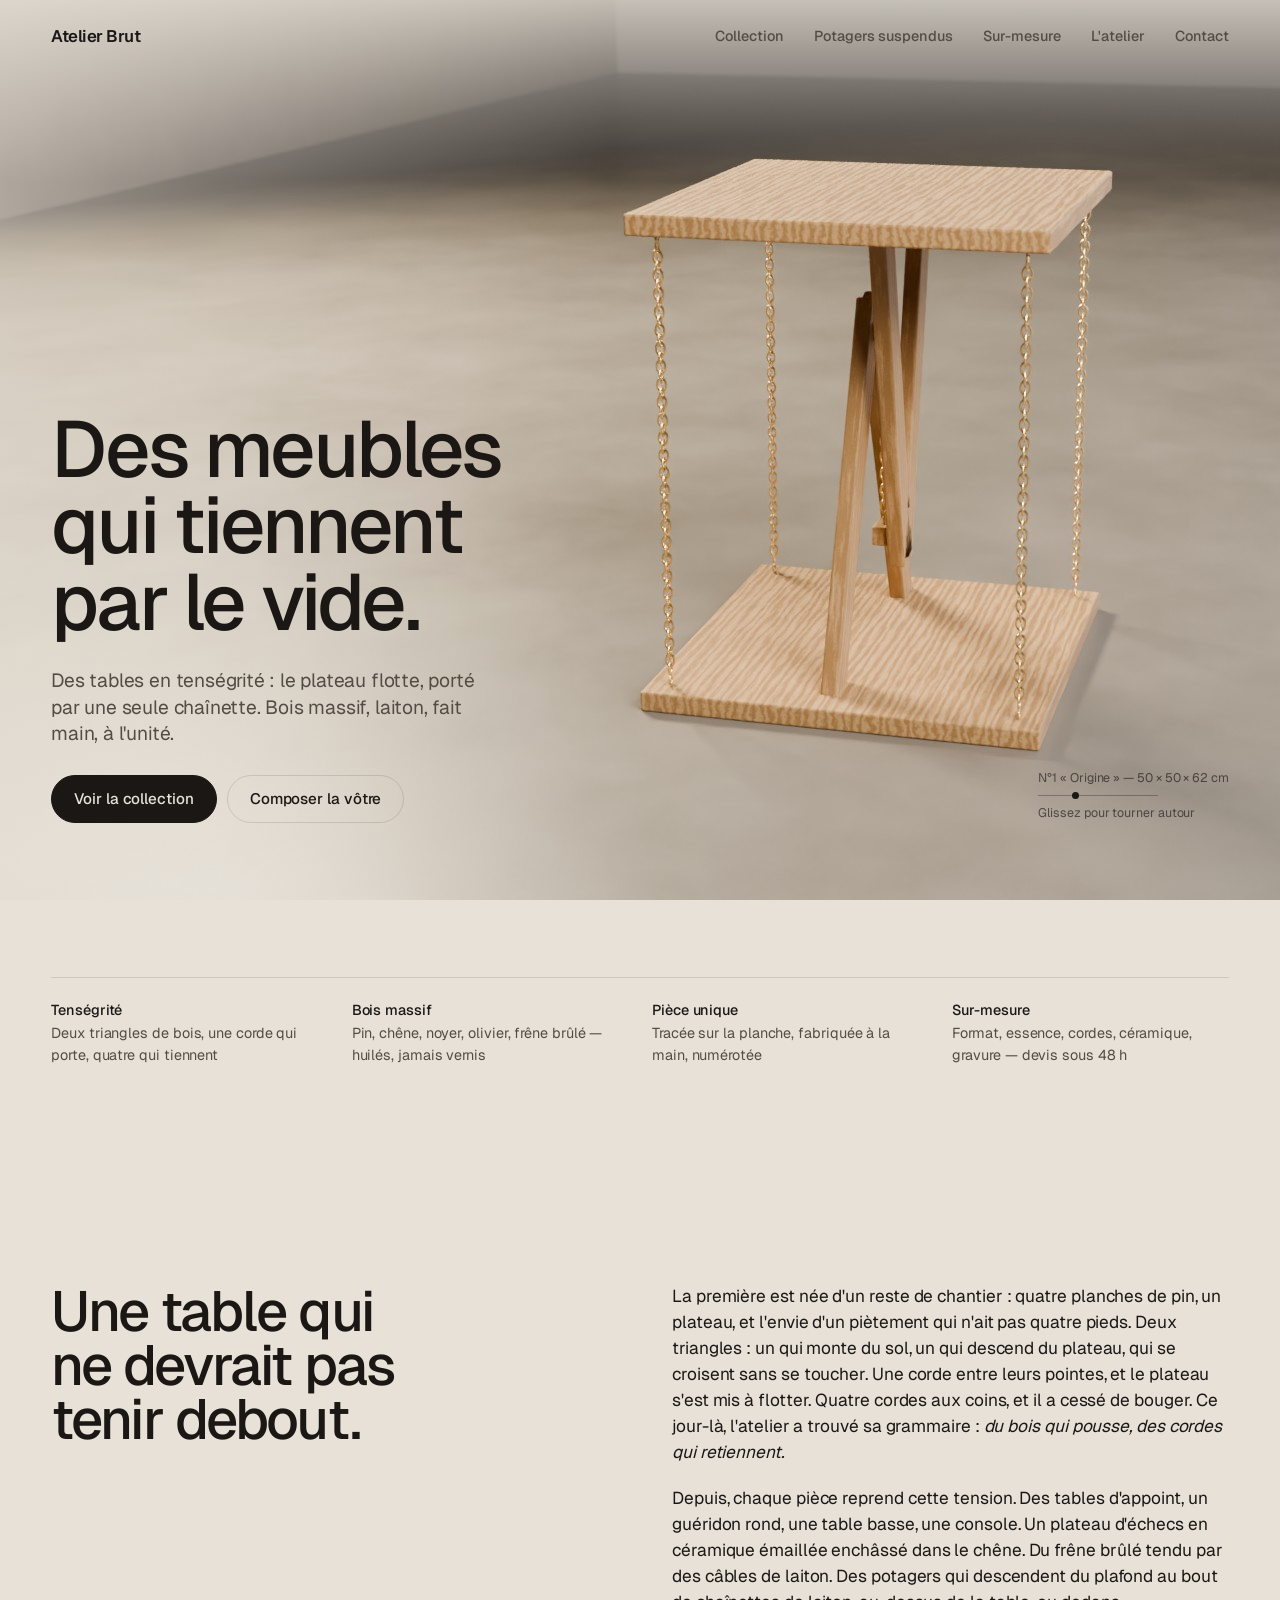
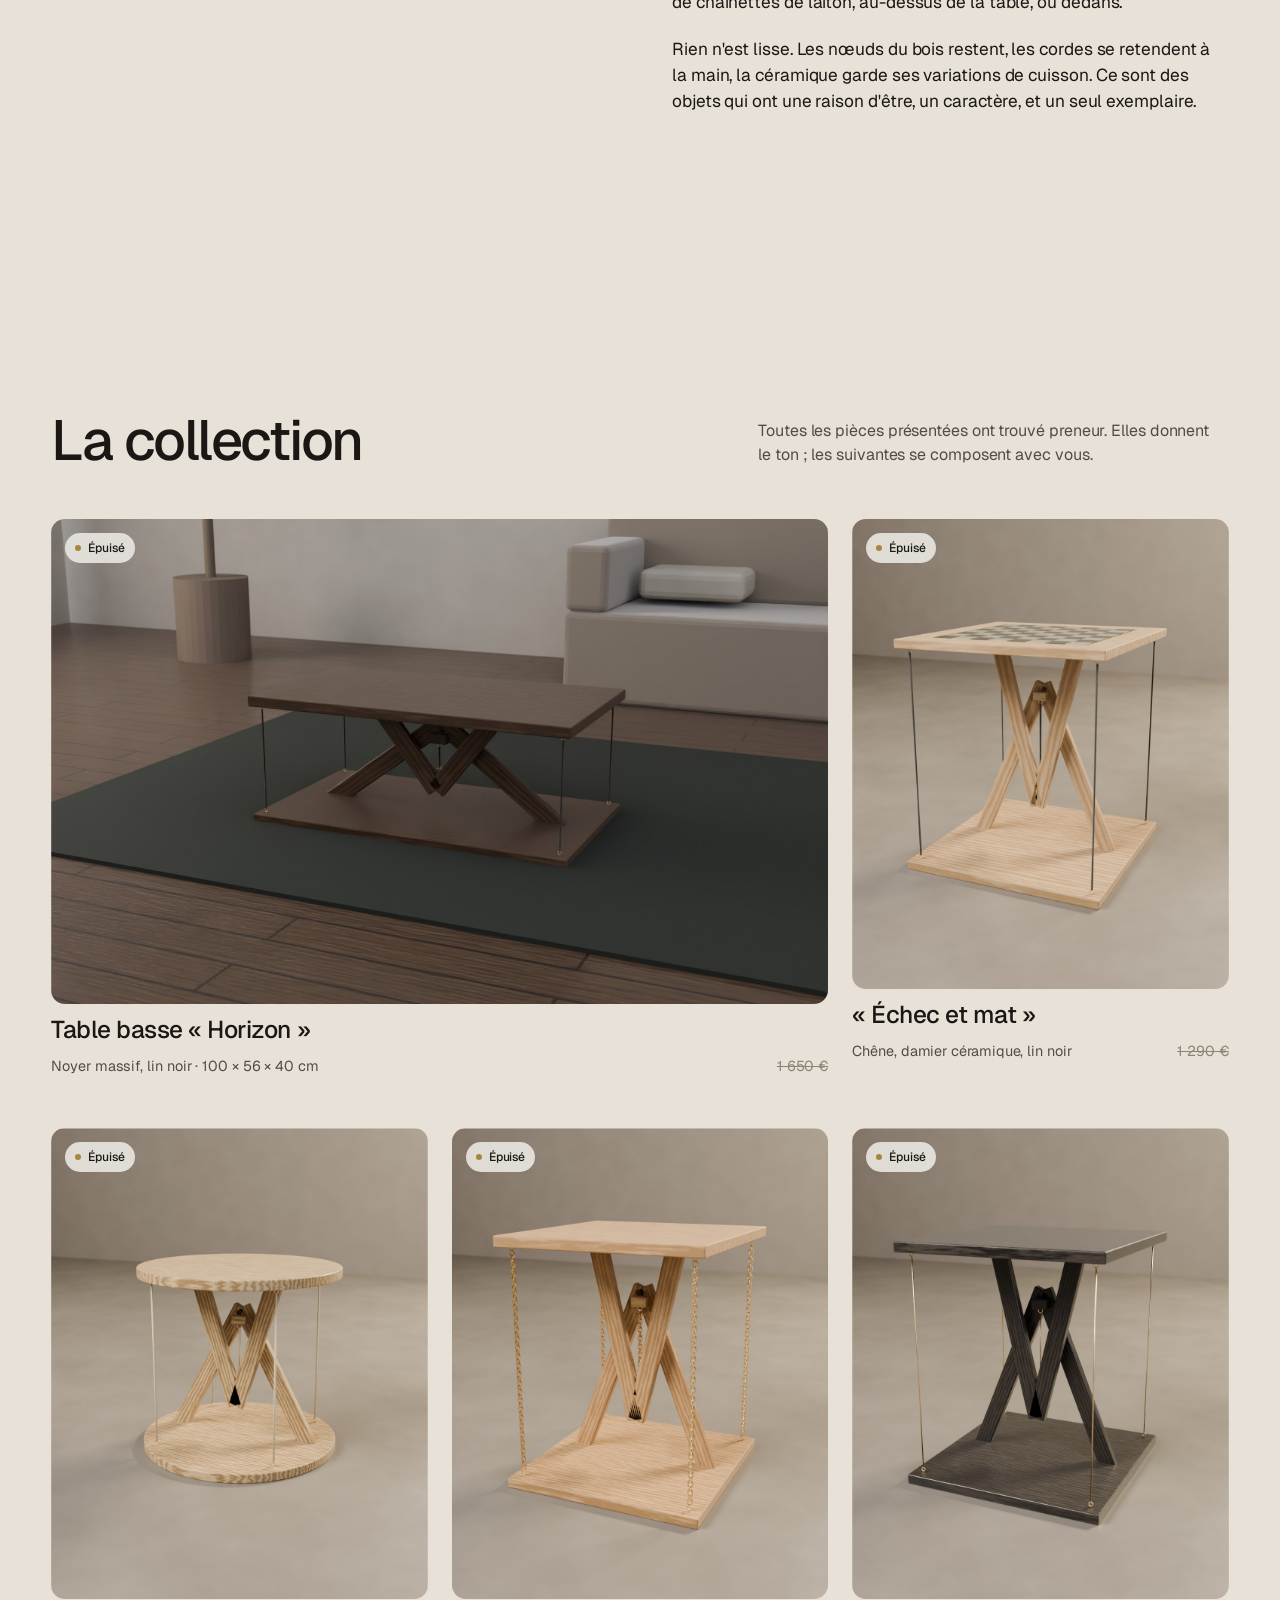
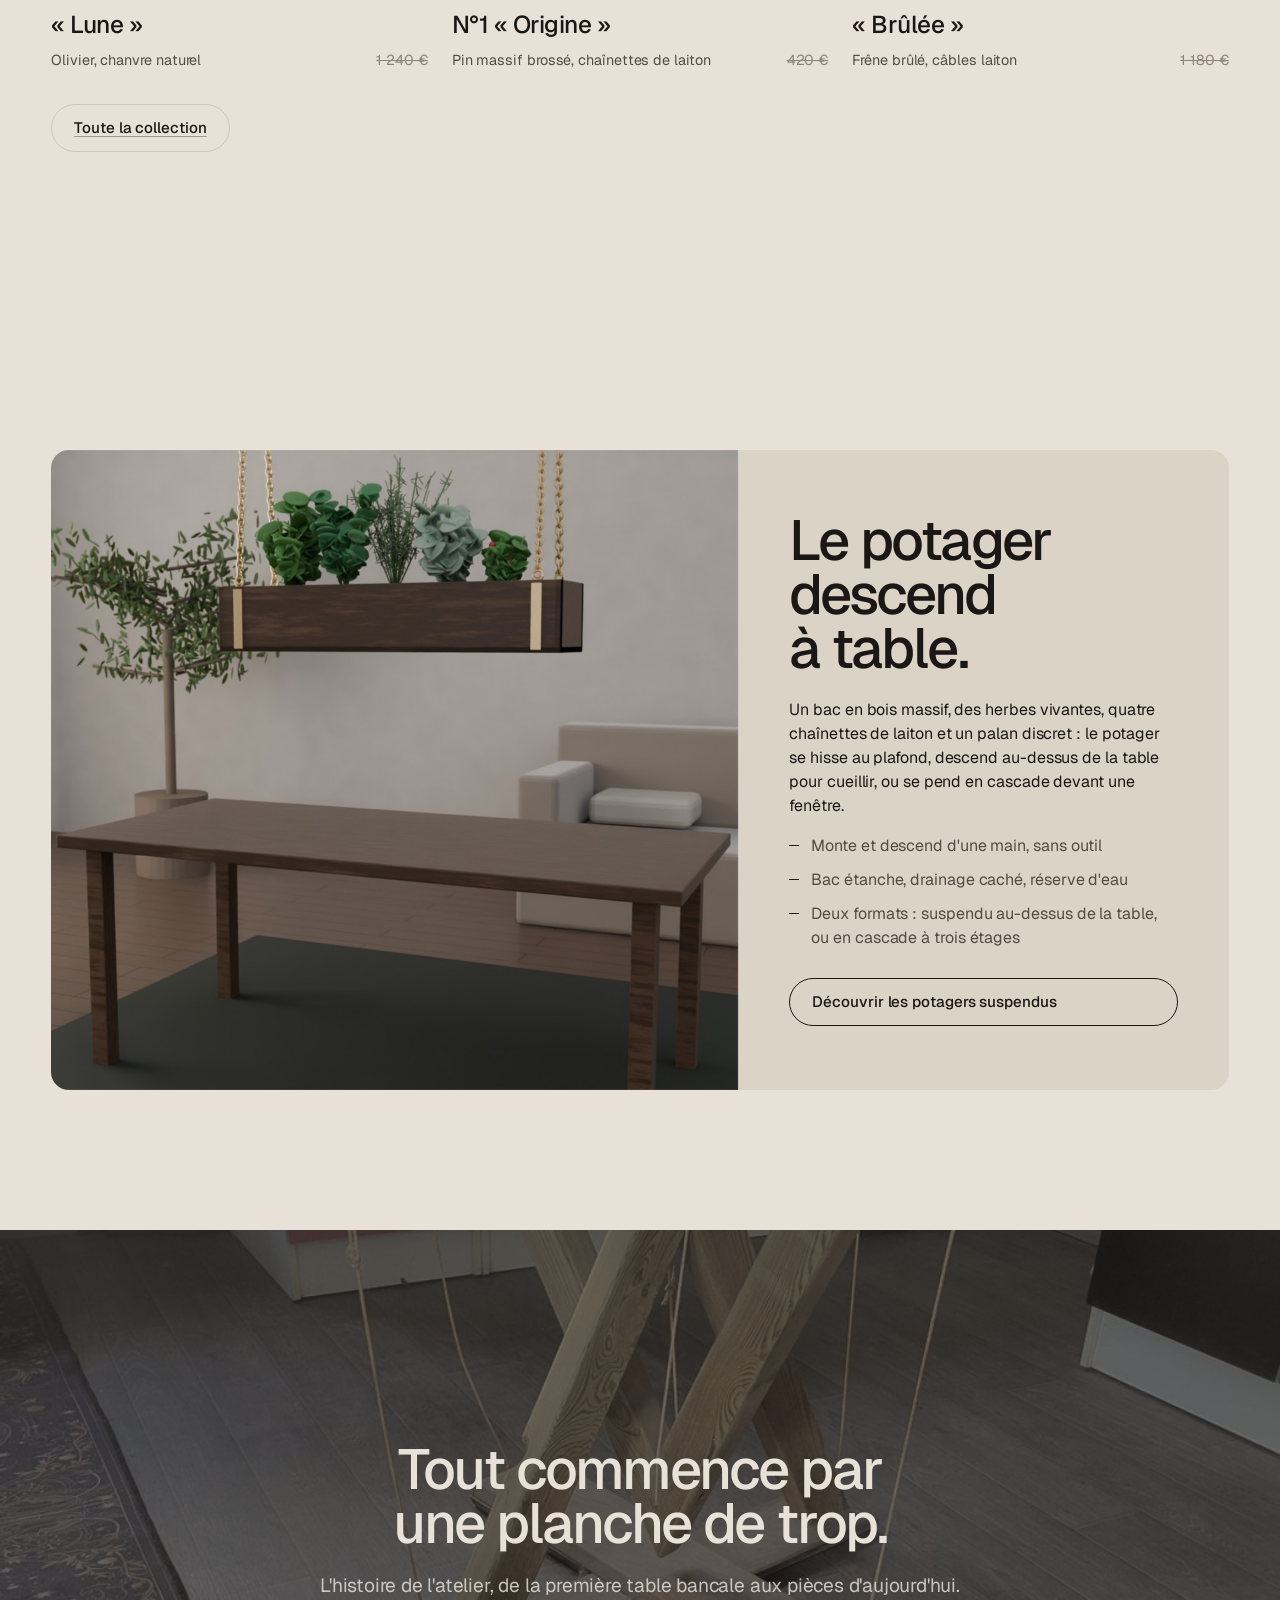
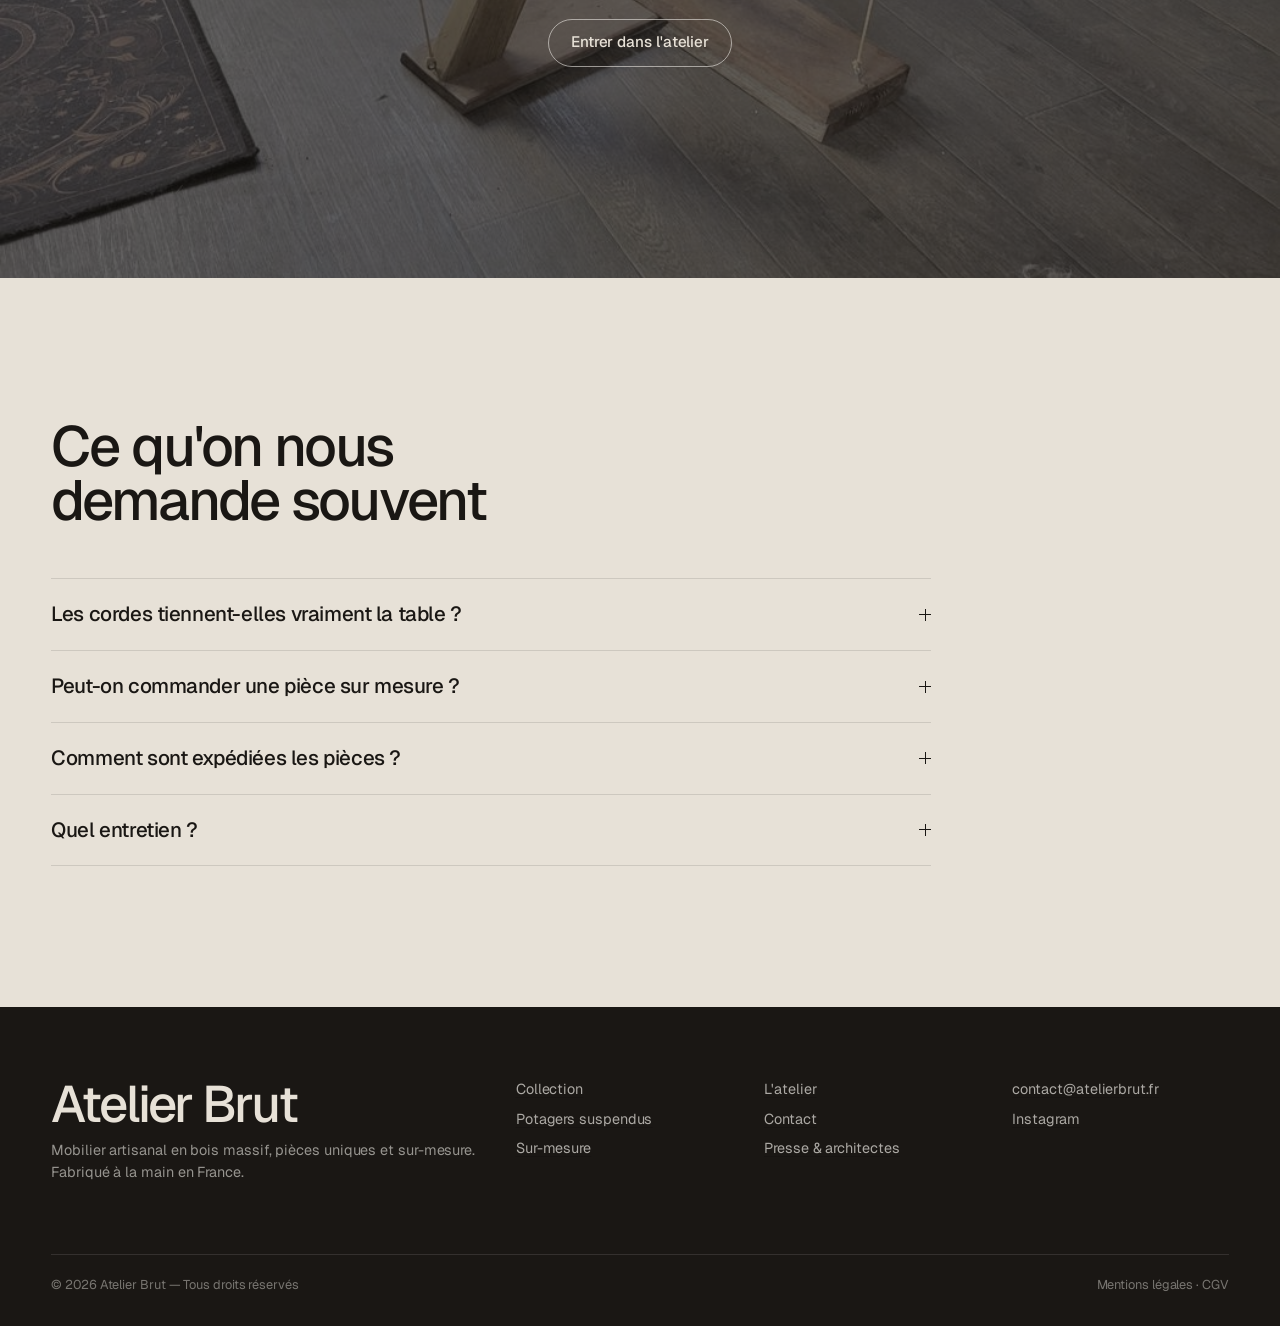
<file: index.html>
<!doctype html>
<html lang="fr">
<head>
  <meta charset="utf-8">
  <meta name="viewport" content="width=device-width, initial-scale=1">
  <title>Atelier Brut — Mobilier artisanal en bois massif, tables haubanées et potagers suspendus</title>
  <meta name="description" content="Atelier Brut crée des meubles artisanaux en bois massif, pièces uniques faites main en France : tables en tenségrité tendues par des cordes, tables d'échecs en céramique, potagers suspendus à chaînettes. Sur-mesure possible.">
  <link rel="canonical" href="https://atelierbrut.fr/">
  <meta name="robots" content="index, follow, max-image-preview:large">
  <meta property="og:type" content="website">
  <meta property="og:locale" content="fr_FR">
  <meta property="og:site_name" content="Atelier Brut">
  <meta property="og:title" content="Atelier Brut — Des meubles qui tiennent par le vide">
  <meta property="og:description" content="Mobilier artisanal en bois massif, haubané de cordes. Pièces uniques faites main, potagers suspendus, sur-mesure.">
  <meta property="og:url" content="https://atelierbrut.fr/">
  <meta property="og:image" content="https://atelierbrut.fr/img/og/atelier-brut-table-w.jpg">
  <meta name="twitter:card" content="summary_large_image">
  <meta name="theme-color" content="#e7e1d7">
  <link rel="icon" href="favicon.svg" type="image/svg+xml">
  <link rel="preconnect" href="https://fonts.googleapis.com">
  <link rel="preconnect" href="https://fonts.gstatic.com" crossorigin>
  <link href="https://fonts.googleapis.com/css2?family=Geist:wght@300;400;500;600&family=Instrument+Serif:ital@1&display=swap" rel="stylesheet">
  <link rel="stylesheet" href="css/style.css">
  <link rel="preload" as="image" href="img/spin/origine/frame-000.jpg">
  <script type="application/ld+json">
  {
    "@context": "https://schema.org",
    "@graph": [
      {
        "@type": "Organization",
        "@id": "https://atelierbrut.fr/#org",
        "name": "Atelier Brut",
        "url": "https://atelierbrut.fr/",
        "logo": "https://atelierbrut.fr/img/og/logo.png",
        "description": "Atelier de création de mobilier artisanal en bois massif : tables haubanées, pièces uniques, potagers suspendus, sur-mesure.",
        "email": "contact@atelierbrut.fr",
        "areaServed": "FR",
        "sameAs": []
      },
      {
        "@type": "WebSite",
        "@id": "https://atelierbrut.fr/#site",
        "url": "https://atelierbrut.fr/",
        "name": "Atelier Brut",
        "inLanguage": "fr-FR",
        "publisher": { "@id": "https://atelierbrut.fr/#org" }
      },
      {
        "@type": "Product",
        "name": "Tenségrité n°1 « Origine »",
        "description": "Table d'appoint en tenségrité, pin massif brossé, chaînettes de laiton : le plateau flotte, porté par une seule chaînette centrale. Pièce unique.",
        "image": "https://atelierbrut.fr/img/pieces/origine-studio.jpg",
        "brand": { "@type": "Brand", "name": "Atelier Brut" },
        "material": "Pin massif, laiton",
        "offers": { "@type": "Offer", "priceCurrency": "EUR", "price": "420", "availability": "https://schema.org/SoldOut", "url": "https://atelierbrut.fr/collection#origine" }
      },
      {
        "@type": "FAQPage",
        "mainEntity": [
          { "@type": "Question", "name": "Les cordes tiennent-elles vraiment la table ?", "acceptedAnswer": { "@type": "Answer", "text": "Oui. Les cordes travaillent en traction : la corde centrale porte le plateau, les quatre haubans l'empêchent de basculer. C'est le principe de la tenségrité : du bois en compression, des cordes en traction, et rien d'autre." } },
          { "@type": "Question", "name": "Peut-on commander une pièce sur mesure ?", "acceptedAnswer": { "@type": "Answer", "text": "Oui. Dimensions, essence de bois, couleur des cordes, plateau échiquier en céramique, gravure typographique : le configurateur vous donne une estimation, puis nous échangeons sur un devis précis. Comptez 6 à 10 semaines de fabrication." } },
          { "@type": "Question", "name": "Comment sont expédiées les pièces ?", "acceptedAnswer": { "@type": "Answer", "text": "Les tables sont livrées montées ou en deux parties selon le format, calées dans une caisse bois, en France métropolitaine et en Europe. Remise en main propre possible à l'atelier." } },
          { "@type": "Question", "name": "Quel entretien pour le bois et les cordes ?", "acceptedAnswer": { "@type": "Answer", "text": "Le bois est huilé : un chiffon sec au quotidien, une huile dure une fois par an. Les cordes se retendent en quelques secondes grâce au nœud de tension au niveau des pitons de laiton ; un jeu de cordes de rechange est fourni." } }
        ]
      }
    ]
  }
  </script>
</head>
<body>

<header class="hdr">
  <a class="logo" href="/">Atelier <b>Brut</b></a>
  <button class="burger" aria-label="Menu" aria-expanded="false">Menu</button>
  <nav>
    <a href="/collection">Collection</a>
    <a href="/potagers">Potagers suspendus</a>
    <a href="/configurateur">Sur-mesure</a>
    <a href="/atelier">L'atelier</a>
    <a href="/contact">Contact</a>
  </nav>
</header>

<main>

  <section class="hero" aria-label="Table tenségrité n°1 en rotation">
    <div class="spin hero-spin" data-src="img/spin/origine/frame-{i}.jpg" data-frames="36" data-start="0" data-alt="Table en tenségrité N°1 Origine, pin massif et chaînettes de laiton : le plateau flotte au-dessus de la base" data-hint="Glissez pour tourner autour de la table"></div>
    <div class="veil"></div>
    <div class="spinmeta"><span>N°1 « Origine » — 50 × 50 × 62 cm</span><b class="spinmeta-bar"></b><span>Glissez pour tourner autour</span></div>
    <div class="wrap inner">
      <h1>Des meubles qui tiennent par le vide.</h1>
      <div class="aside">
        <p class="lede">Des tables en tenségrité : le plateau flotte, porté par une seule chaînette. Bois massif, laiton, fait main, à l'unité.</p>
        <div class="btn-row">
          <a class="btn solid" href="/collection">Voir la collection</a>
          <a class="btn ghost" href="/configurateur">Composer la vôtre</a>
        </div>
      </div>
    </div>
  </section>

  <section class="sec tight">
    <div class="wrap specs">
      <div><b>Tenségrité</b>Deux triangles de bois, une corde qui porte, quatre qui tiennent</div>
      <div><b>Bois massif</b>Pin, chêne, noyer, olivier, frêne brûlé — huilés, jamais vernis</div>
      <div><b>Pièce unique</b>Tracée sur la planche, fabriquée à la main, numérotée</div>
      <div><b>Sur-mesure</b>Format, essence, cordes, céramique, gravure — devis sous 48 h</div>
    </div>
  </section>

  <section class="sec">
    <div class="wrap manifeste">
      <div>
        <h2>Une table qui ne devrait pas tenir debout.</h2>
      </div>
      <div class="cols">
        <p>La première est née d'un reste de chantier : quatre planches de pin, un plateau, et l'envie d'un piètement qui n'ait pas quatre pieds. Deux triangles : un qui monte du sol, un qui descend du plateau, qui se croisent sans se toucher. Une corde entre leurs pointes, et le plateau s'est mis à flotter. Quatre cordes aux coins, et il a cessé de bouger. Ce jour-là, l'atelier a trouvé sa grammaire : <em>du bois qui pousse, des cordes qui retiennent.</em></p>
        <p>Depuis, chaque pièce reprend cette tension. Des tables d'appoint, un guéridon rond, une table basse, une console. Un plateau d'échecs en céramique émaillée enchâssé dans le chêne. Du frêne brûlé tendu par des câbles de laiton. Des potagers qui descendent du plafond au bout de chaînettes de laiton, au-dessus de la table, ou dedans.</p>
        <p>Rien n'est lisse. Les nœuds du bois restent, les cordes se retendent à la main, la céramique garde ses variations de cuisson. Ce sont des objets qui ont une raison d'être, un caractère, et un seul exemplaire.</p>
      </div>
    </div>
  </section>

  <section class="sec">
    <div class="wrap">
      <div class="sec-head">
        <h2>La collection</h2>
        <p>Toutes les pièces présentées ont trouvé preneur. Elles donnent le ton ; les suivantes se composent avec vous.</p>
      </div>
      <div class="grid">
        <a class="piece wide" href="/collection#basse">
          <div class="vis reveal"><img src="img/scenes/basse-salon.jpg" alt="Table basse en tenségrité Horizon en noyer massif dans un salon : le plateau flotte au-dessus de la base, cordes de lin noir" loading="lazy" width="1250" height="1000"><span class="tag sold">Épuisé</span></div>
          <h3>Table basse « Horizon »</h3>
          <div class="meta"><span>Noyer massif, lin noir · 100 × 56 × 40 cm</span><s>1 650 €</s></div>
        </a>
        <a class="piece" href="/collection#echec">
          <div class="vis reveal"><img src="img/pieces/echec-studio.jpg" alt="Table d'échecs en tenségrité : plateau en chêne avec damier en céramique émaillée vert et crème cerclé de laiton, cordes de lin noir" loading="lazy" width="1000" height="1250"><span class="tag sold">Épuisé</span></div>
          <h3>« Échec et mat »</h3>
          <div class="meta"><span>Chêne, damier céramique, lin noir</span><s>1 290 €</s></div>
        </a>
        <a class="piece" href="/collection#lune">
          <div class="vis reveal"><img src="img/pieces/lune-studio.jpg" alt="Guéridon rond en tenségrité, plateaux ronds en olivier massif, cordes de chanvre" loading="lazy" width="1000" height="1250"><span class="tag sold">Épuisé</span></div>
          <h3>« Lune »</h3>
          <div class="meta"><span>Olivier, chanvre naturel</span><s>1 240 €</s></div>
        </a>
        <a class="piece" href="/collection#origine">
          <div class="vis reveal"><img src="img/pieces/origine-studio.jpg" alt="Table en tenségrité N°1 Origine en pin massif, chaînettes de laiton" loading="lazy" width="1000" height="1250"><span class="tag sold">Épuisé</span></div>
          <h3>N°1 « Origine »</h3>
          <div class="meta"><span>Pin massif brossé, chaînettes de laiton</span><s>420 €</s></div>
        </a>
        <a class="piece" href="/collection#brulee">
          <div class="vis reveal"><img src="img/pieces/brulee-studio.jpg" alt="Table en tenségrité en frêne brûlé à la flamme, câbles de laiton tendus" loading="lazy" width="1000" height="1250"><span class="tag sold">Épuisé</span></div>
          <h3>« Brûlée »</h3>
          <div class="meta"><span>Frêne brûlé, câbles laiton</span><s>1 180 €</s></div>
        </a>
      </div>
      <p style="margin-top:32px"><a class="btn ghost" href="/collection">Toute la collection</a></p>
    </div>
  </section>

  <section class="sec">
    <div class="wrap">
      <div class="feature">
        <div class="vis reveal"><img src="img/potagers/chainette-salon.jpg" alt="Potager suspendu Chaînette : bac en noyer rempli d'herbes aromatiques, suspendu par des chaînettes de laiton au-dessus d'une table à manger" loading="lazy" width="1250" height="1000"></div>
        <div class="txt">
          <h2>Le potager descend à table.</h2>
          <p>Un bac en bois massif, des herbes vivantes, quatre chaînettes de laiton et un palan discret : le potager se hisse au plafond, descend au-dessus de la table pour cueillir, ou se pend en cascade devant une fenêtre.</p>
          <ul>
            <li>Monte et descend d'une main, sans outil</li>
            <li>Bac étanche, drainage caché, réserve d'eau</li>
            <li>Deux formats : suspendu au-dessus de la table, ou en cascade à trois étages</li>
          </ul>
          <a class="btn" href="/potagers">Découvrir les potagers suspendus</a>
        </div>
      </div>
    </div>
  </section>

  <section class="band">
    <img src="img/atelier/prototype-01-table-w-face.jpg" alt="La première table, prototype en pin, photographiée dans la cuisine de l'atelier" loading="lazy" style="opacity:.42;filter:saturate(.6)">
    <div class="in">
      <h2>Tout commence par une planche de trop.</h2>
      <p class="lede" style="margin-inline:auto">L'histoire de l'atelier, de la première table bancale aux pièces d'aujourd'hui.</p>
      <a class="btn" href="/atelier">Entrer dans l'atelier</a>
    </div>
  </section>

  <section class="sec">
    <div class="wrap">
      <div class="sec-head">
        <h2>Ce qu'on nous demande souvent</h2>
      </div>
      <div class="faq">
        <details>
          <summary>Les cordes tiennent-elles vraiment la table ?</summary>
          <p>Oui. Elles travaillent en traction : la corde centrale porte le plateau, les quatre haubans l'empêchent de basculer. C'est le principe de la tenségrité : du bois en compression, des cordes en traction, et rien d'autre.</p>
        </details>
        <details>
          <summary>Peut-on commander une pièce sur mesure ?</summary>
          <p>Oui. Dimensions, essence, couleur des cordes, plateau échiquier en céramique, gravure : <a href="/configurateur">le configurateur</a> donne une estimation, puis on échange pour un devis précis. Comptez six à dix semaines de fabrication.</p>
        </details>
        <details>
          <summary>Comment sont expédiées les pièces ?</summary>
          <p>Montées ou en deux parties selon le format, calées dans une caisse bois, en France métropolitaine et en Europe. Remise en main propre possible à l'atelier.</p>
        </details>
        <details>
          <summary>Quel entretien ?</summary>
          <p>Le bois est huilé : un chiffon sec au quotidien, une huile dure une fois par an. Les cordes se retendent en quelques secondes au nœud de tension ; un jeu de rechange est fourni.</p>
        </details>
      </div>
    </div>
  </section>

</main>

<footer class="ftr">
  <div class="wrap">
    <div class="cols">
      <div>
        <a class="logo" href="/">Atelier Brut</a>
        <p>Mobilier artisanal en bois massif, pièces uniques et sur-mesure. Fabriqué à la main en France.</p>
      </div>
      <div>
        <ul>
          <li><a href="/collection">Collection</a></li>
          <li><a href="/potagers">Potagers suspendus</a></li>
          <li><a href="/configurateur">Sur-mesure</a></li>
        </ul>
      </div>
      <div>
        <ul>
          <li><a href="/atelier">L'atelier</a></li>
          <li><a href="/contact">Contact</a></li>
          <li><a href="/contact#presse">Presse &amp; architectes</a></li>
        </ul>
      </div>
      <div>
        <ul>
          <li><a href="mailto:contact@atelierbrut.fr">contact@atelierbrut.fr</a></li>
          <li><a href="https://www.instagram.com/" rel="noopener">Instagram</a></li>
        </ul>
      </div>
    </div>
    <div class="legal">
      <span>© 2026 Atelier Brut — Tous droits réservés</span>
      <span><a href="/mentions-legales">Mentions légales</a> · <a href="/mentions-legales#cgv">CGV</a></span>
    </div>
  </div>
</footer>

<script type="module" src="js/spin.js"></script>
<script src="js/site.js" defer></script>
</body>
</html>
</file>
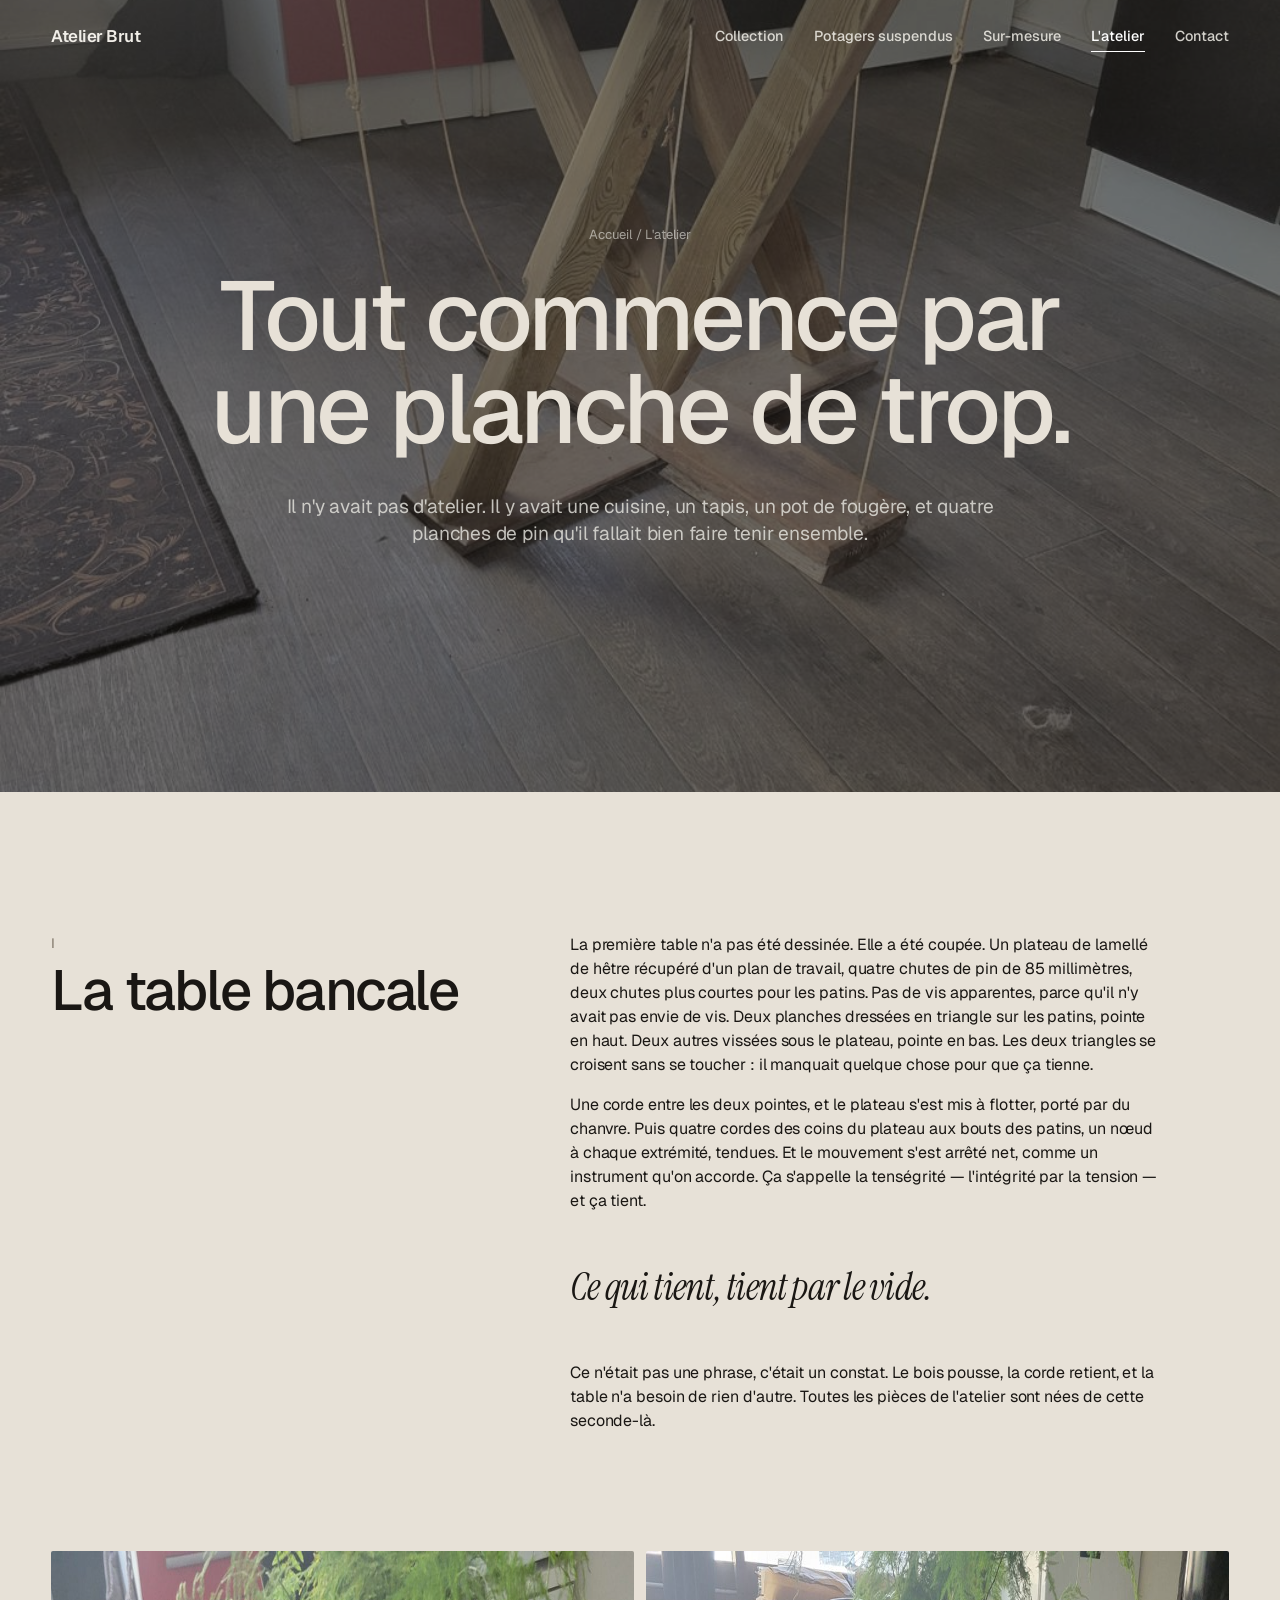
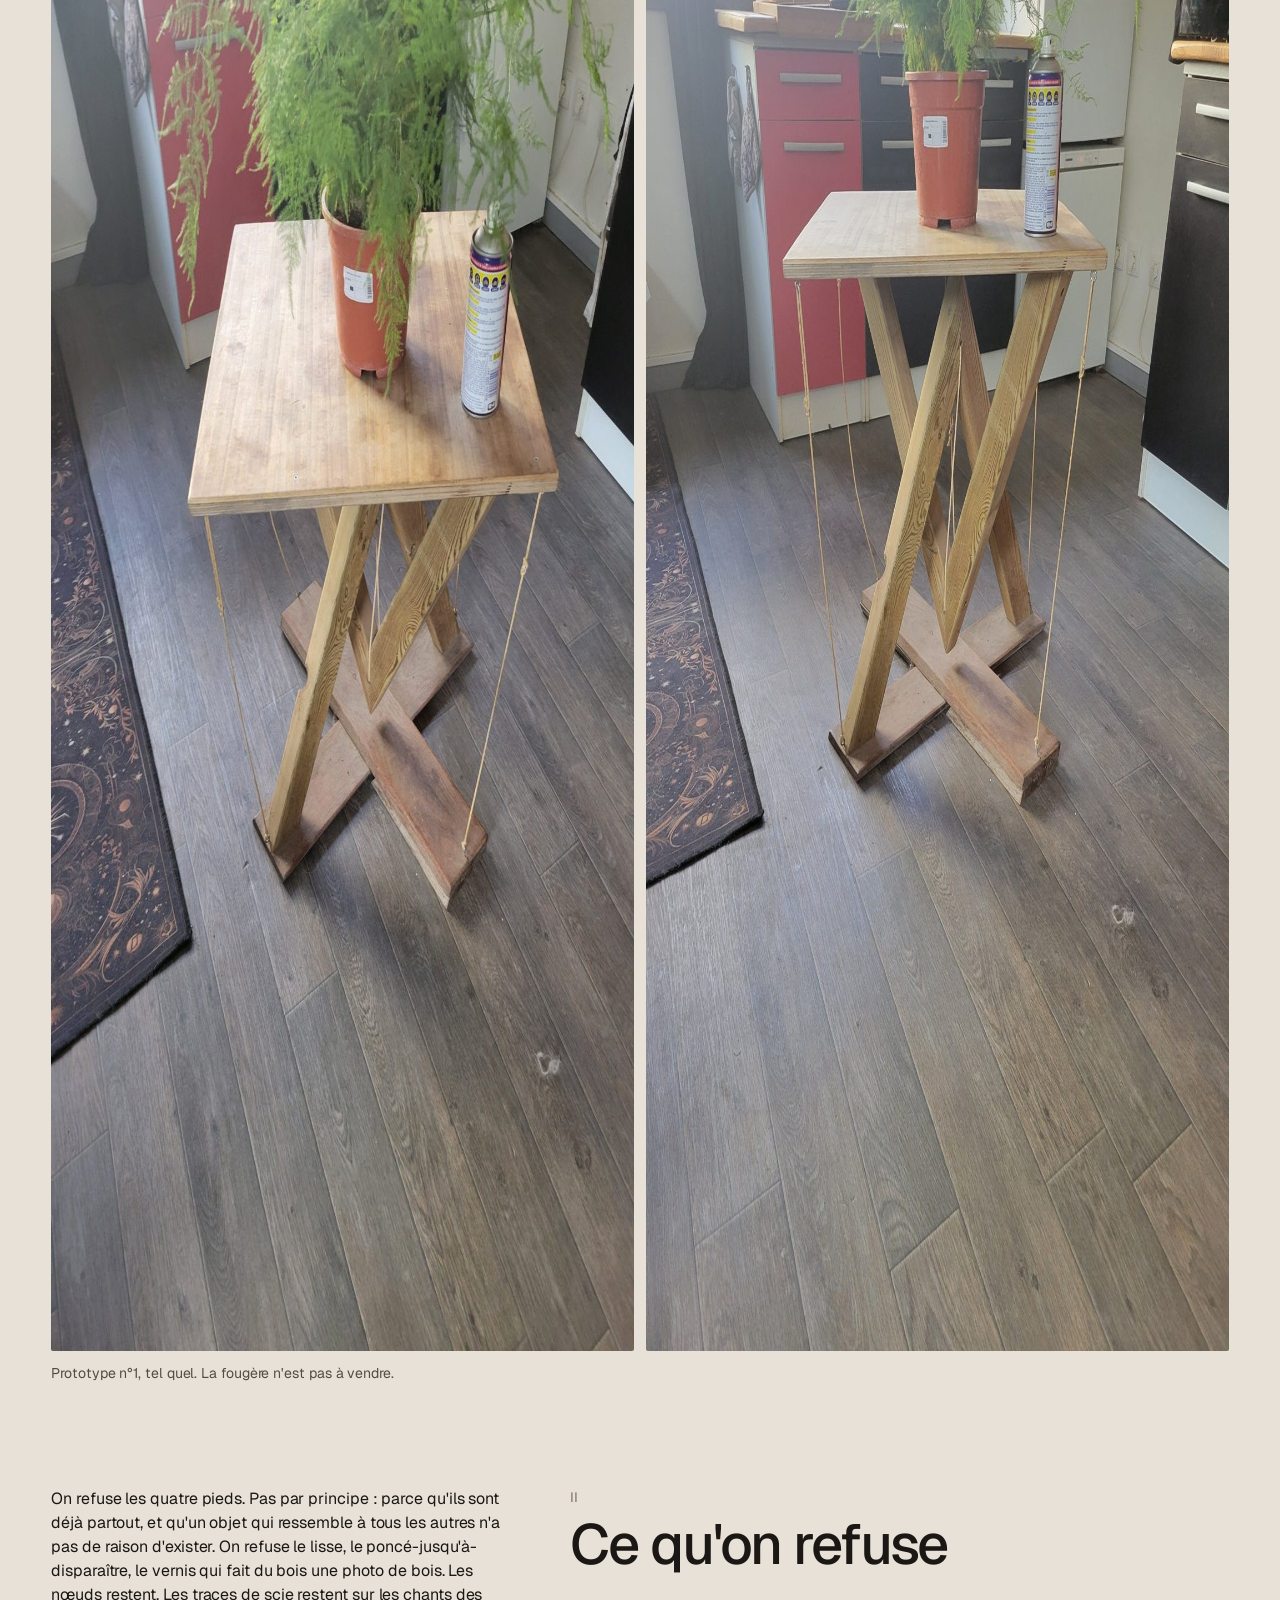
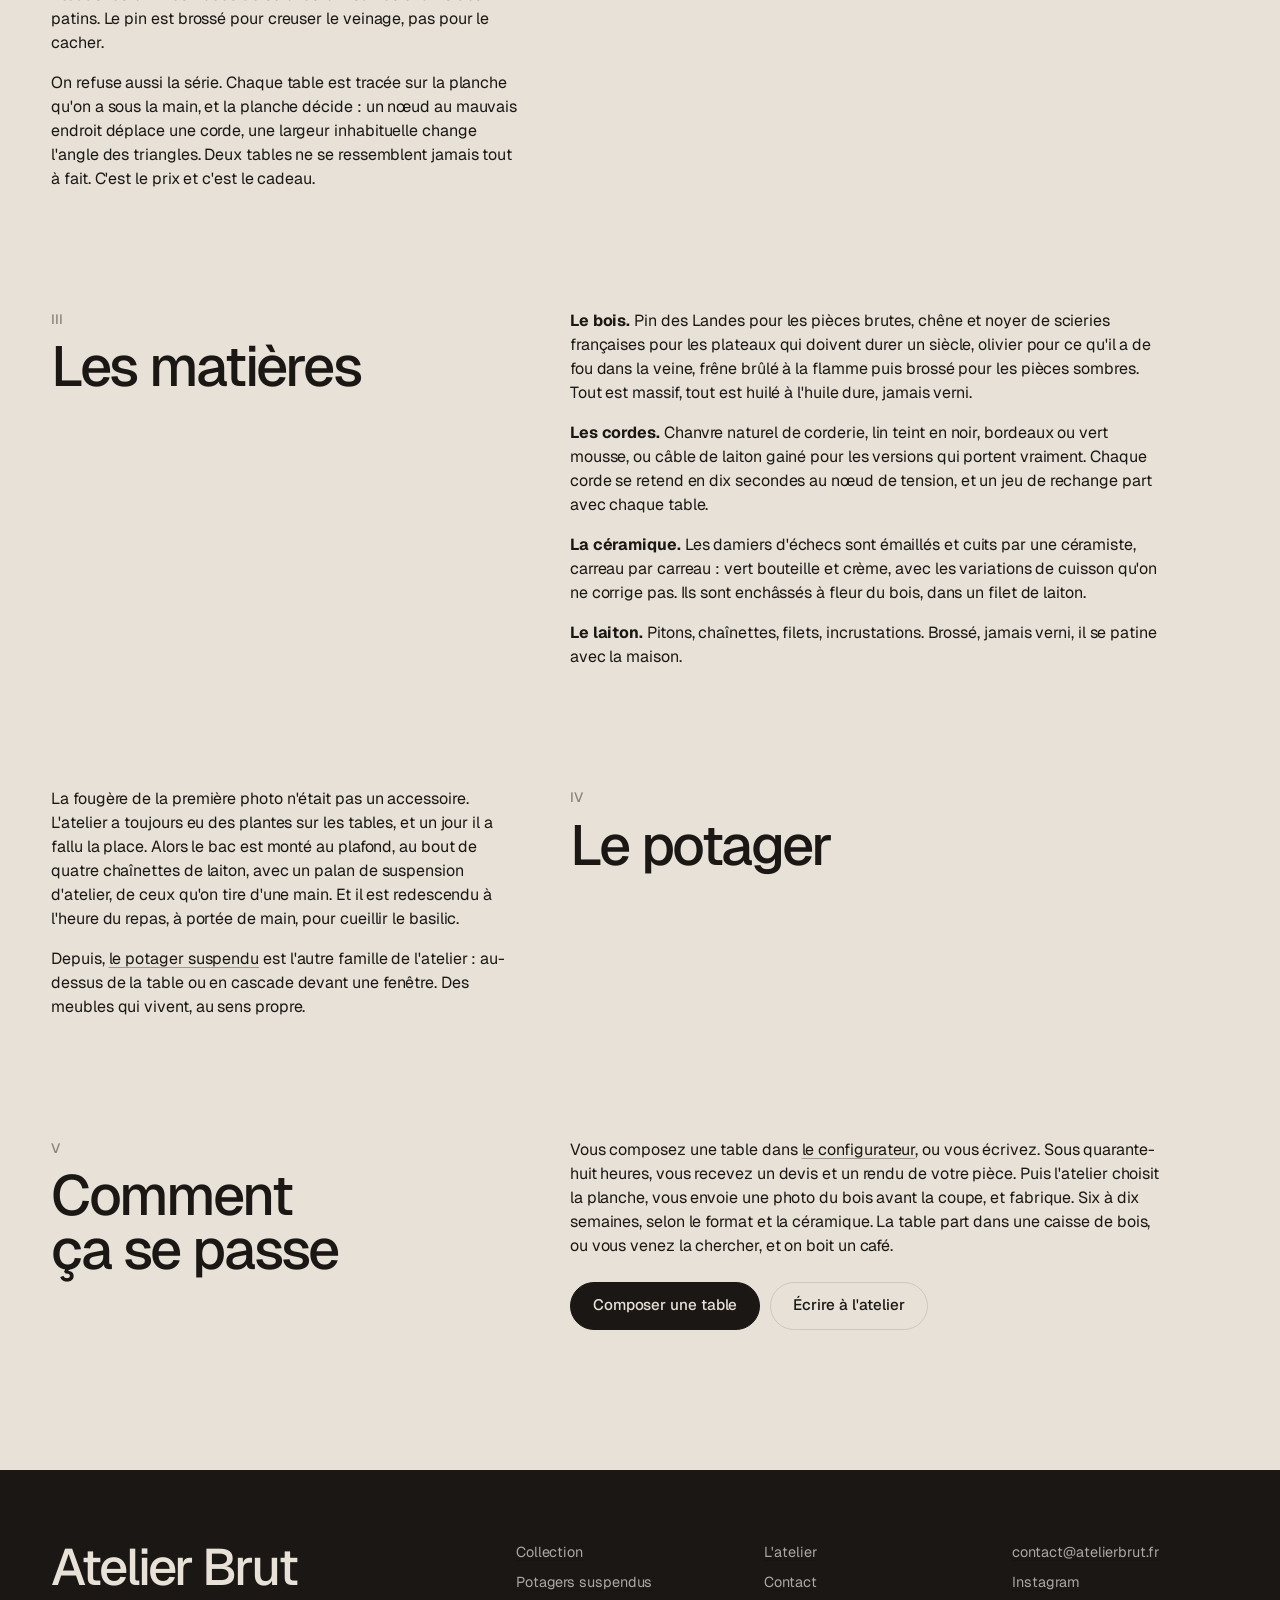
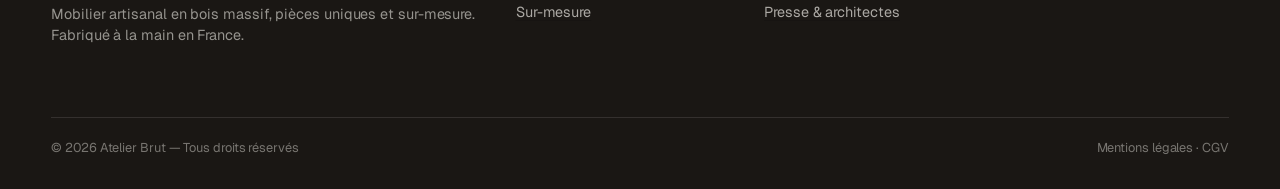
<file: atelier.html>
<!doctype html>
<html lang="fr">
<head>
  <meta charset="utf-8">
  <meta name="viewport" content="width=device-width, initial-scale=1">
  <title>L'atelier — Histoire, méthode et matières d'un ébéniste créateur | Atelier Brut</title>
  <meta name="description" content="L'histoire d'Atelier Brut : une table bancale, des cordes, et une façon de faire des meubles en bois massif à la main, à l'unité. Essences, cordes, céramique, finitions et principes de l'atelier.">
  <link rel="canonical" href="https://atelierbrut.fr/atelier">
  <meta property="og:type" content="article">
  <meta property="og:locale" content="fr_FR">
  <meta property="og:title" content="Tout commence par une planche de trop — L'atelier">
  <meta property="og:description" content="L'histoire d'Atelier Brut, de la première table bancale aux pièces d'aujourd'hui.">
  <meta property="og:url" content="https://atelierbrut.fr/atelier">
  <meta property="og:image" content="https://atelierbrut.fr/img/atelier/prototype-01-table-w-face.jpg">
  <meta name="theme-color" content="#e7e1d7">
  <link rel="icon" href="favicon.svg" type="image/svg+xml">
  <link rel="preconnect" href="https://fonts.googleapis.com">
  <link rel="preconnect" href="https://fonts.gstatic.com" crossorigin>
  <link href="https://fonts.googleapis.com/css2?family=Geist:wght@300;400;500;600&family=Instrument+Serif:ital@1&display=swap" rel="stylesheet">
  <link rel="stylesheet" href="css/style.css">
  <script type="application/ld+json">
  { "@context": "https://schema.org", "@graph": [
    { "@type": "BreadcrumbList", "itemListElement": [
      { "@type": "ListItem", "position": 1, "name": "Accueil", "item": "https://atelierbrut.fr/" },
      { "@type": "ListItem", "position": 2, "name": "L'atelier", "item": "https://atelierbrut.fr/atelier" } ] },
    { "@type": "Article", "headline": "Tout commence par une planche de trop", "inLanguage": "fr-FR", "author": { "@type": "Organization", "name": "Atelier Brut" }, "publisher": { "@id": "https://atelierbrut.fr/#org" }, "image": "https://atelierbrut.fr/img/atelier/prototype-01-table-w-face.jpg", "datePublished": "2026-10-15" }
  ] }
  </script>
</head>
<body>

<header class="hdr on-dark">
  <a class="logo" href="/">Atelier <b>Brut</b></a>
  <button class="burger" aria-label="Menu" aria-expanded="false">Menu</button>
  <nav>
    <a href="/collection">Collection</a>
    <a href="/potagers">Potagers suspendus</a>
    <a href="/configurateur">Sur-mesure</a>
    <a href="/atelier">L'atelier</a>
    <a href="/contact">Contact</a>
  </nav>
</header>

<main>
  <section class="band" style="min-height:88svh">
    <img src="img/atelier/prototype-01-table-w-face.jpg" alt="Le prototype n°1, en pin, dans la cuisine qui a servi de premier atelier" style="opacity:.5;filter:saturate(.65)">
    <div class="in">
      <nav class="breadcrumb" aria-label="Fil d'Ariane"><a href="/">Accueil</a> / L'atelier</nav>
      <h1>Tout commence par une planche de trop.</h1>
      <p class="lede" style="margin-inline:auto">Il n'y avait pas d'atelier. Il y avait une cuisine, un tapis, un pot de fougère, et quatre planches de pin qu'il fallait bien faire tenir ensemble.</p>
    </div>
  </section>

  <section class="sec">
    <div class="wrap story">

      <div class="chap">
        <div><span class="chapnum">I</span><h2>La table bancale</h2></div>
        <div>
          <p>La première table n'a pas été dessinée. Elle a été coupée. Un plateau de lamellé de hêtre récupéré d'un plan de travail, quatre chutes de pin de 85 millimètres, deux chutes plus courtes pour les patins. Pas de vis apparentes, parce qu'il n'y avait pas envie de vis. Deux planches dressées en triangle sur les patins, pointe en haut. Deux autres vissées sous le plateau, pointe en bas. Les deux triangles se croisent sans se toucher : il manquait quelque chose pour que ça tienne.</p>
          <p>Une corde entre les deux pointes, et le plateau s'est mis à flotter, porté par du chanvre. Puis quatre cordes des coins du plateau aux bouts des patins, un nœud à chaque extrémité, tendues. Et le mouvement s'est arrêté net, comme un instrument qu'on accorde. Ça s'appelle la tenségrité — l'intégrité par la tension — et ça tient.</p>
          <blockquote>Ce qui tient, tient par le vide.</blockquote>
          <p>Ce n'était pas une phrase, c'était un constat. Le bois pousse, la corde retient, et la table n'a besoin de rien d'autre. Toutes les pièces de l'atelier sont nées de cette seconde-là.</p>
        </div>
      </div>

      <figure style="margin:0;display:grid;gap:12px;grid-template-columns:1fr 1fr">
        <img src="img/atelier/prototype-01-table-w-dessus.jpg" alt="Le prototype n°1 vu de dessus : plateau en lamellé, triangles croisés et cordes de chanvre" loading="lazy" width="1050" height="1400" style="border-radius:2px">
        <img src="img/atelier/prototype-01-table-w-face.jpg" alt="Le prototype n°1 vu de face : les deux triangles croisés et les cordes tendues" loading="lazy" width="1050" height="1400" style="border-radius:2px">
        <figcaption class="muted" style="grid-column:1/-1;font-size:.88rem">Prototype n°1, tel quel. La fougère n'est pas à vendre.</figcaption>
      </figure>

      <div class="chap flip">
        <div><span class="chapnum">II</span><h2>Ce qu'on refuse</h2></div>
        <div>
          <p>On refuse les quatre pieds. Pas par principe : parce qu'ils sont déjà partout, et qu'un objet qui ressemble à tous les autres n'a pas de raison d'exister. On refuse le lisse, le poncé-jusqu'à-disparaître, le vernis qui fait du bois une photo de bois. Les nœuds restent. Les traces de scie restent sur les chants des patins. Le pin est brossé pour creuser le veinage, pas pour le cacher.</p>
          <p>On refuse aussi la série. Chaque table est tracée sur la planche qu'on a sous la main, et la planche décide : un nœud au mauvais endroit déplace une corde, une largeur inhabituelle change l'angle des triangles. Deux tables ne se ressemblent jamais tout à fait. C'est le prix et c'est le cadeau.</p>
        </div>
      </div>

      <div class="chap">
        <div><span class="chapnum">III</span><h2>Les matières</h2></div>
        <div>
          <p><strong>Le bois.</strong> Pin des Landes pour les pièces brutes, chêne et noyer de scieries françaises pour les plateaux qui doivent durer un siècle, olivier pour ce qu'il a de fou dans la veine, frêne brûlé à la flamme puis brossé pour les pièces sombres. Tout est massif, tout est huilé à l'huile dure, jamais verni.</p>
          <p><strong>Les cordes.</strong> Chanvre naturel de corderie, lin teint en noir, bordeaux ou vert mousse, ou câble de laiton gainé pour les versions qui portent vraiment. Chaque corde se retend en dix secondes au nœud de tension, et un jeu de rechange part avec chaque table.</p>
          <p><strong>La céramique.</strong> Les damiers d'échecs sont émaillés et cuits par une céramiste, carreau par carreau : vert bouteille et crème, avec les variations de cuisson qu'on ne corrige pas. Ils sont enchâssés à fleur du bois, dans un filet de laiton.</p>
          <p><strong>Le laiton.</strong> Pitons, chaînettes, filets, incrustations. Brossé, jamais verni, il se patine avec la maison.</p>
        </div>
      </div>

      <div class="chap flip">
        <div><span class="chapnum">IV</span><h2>Le potager</h2></div>
        <div>
          <p>La fougère de la première photo n'était pas un accessoire. L'atelier a toujours eu des plantes sur les tables, et un jour il a fallu la place. Alors le bac est monté au plafond, au bout de quatre chaînettes de laiton, avec un palan de suspension d'atelier, de ceux qu'on tire d'une main. Et il est redescendu à l'heure du repas, à portée de main, pour cueillir le basilic.</p>
          <p>Depuis, <a href="/potagers">le potager suspendu</a> est l'autre famille de l'atelier : au-dessus de la table ou en cascade devant une fenêtre. Des meubles qui vivent, au sens propre.</p>
        </div>
      </div>

      <div class="chap">
        <div><span class="chapnum">V</span><h2>Comment ça se passe</h2></div>
        <div>
          <p>Vous composez une table dans <a href="/configurateur">le configurateur</a>, ou vous écrivez. Sous quarante-huit heures, vous recevez un devis et un rendu de votre pièce. Puis l'atelier choisit la planche, vous envoie une photo du bois avant la coupe, et fabrique. Six à dix semaines, selon le format et la céramique. La table part dans une caisse de bois, ou vous venez la chercher, et on boit un café.</p>
          <div class="btn-row" style="margin-top:24px">
            <a class="btn solid" href="/configurateur">Composer une table</a>
            <a class="btn ghost" href="/contact">Écrire à l'atelier</a>
          </div>
        </div>
      </div>

    </div>
  </section>
</main>

<footer class="ftr">
  <div class="wrap">
    <div class="cols">
      <div><a class="logo" href="/">Atelier Brut</a><p>Mobilier artisanal en bois massif, pièces uniques et sur-mesure. Fabriqué à la main en France.</p></div>
      <div><ul><li><a href="/collection">Collection</a></li><li><a href="/potagers">Potagers suspendus</a></li><li><a href="/configurateur">Sur-mesure</a></li></ul></div>
      <div><ul><li><a href="/atelier">L'atelier</a></li><li><a href="/contact">Contact</a></li><li><a href="/contact#presse">Presse &amp; architectes</a></li></ul></div>
      <div><ul><li><a href="mailto:contact@atelierbrut.fr">contact@atelierbrut.fr</a></li><li><a href="https://www.instagram.com/" rel="noopener">Instagram</a></li></ul></div>
    </div>
    <div class="legal"><span>© 2026 Atelier Brut — Tous droits réservés</span><span><a href="/mentions-legales">Mentions légales</a> · <a href="/mentions-legales#cgv">CGV</a></span></div>
  </div>
</footer>

<script src="js/site.js" defer></script>
</body>
</html>
</file>
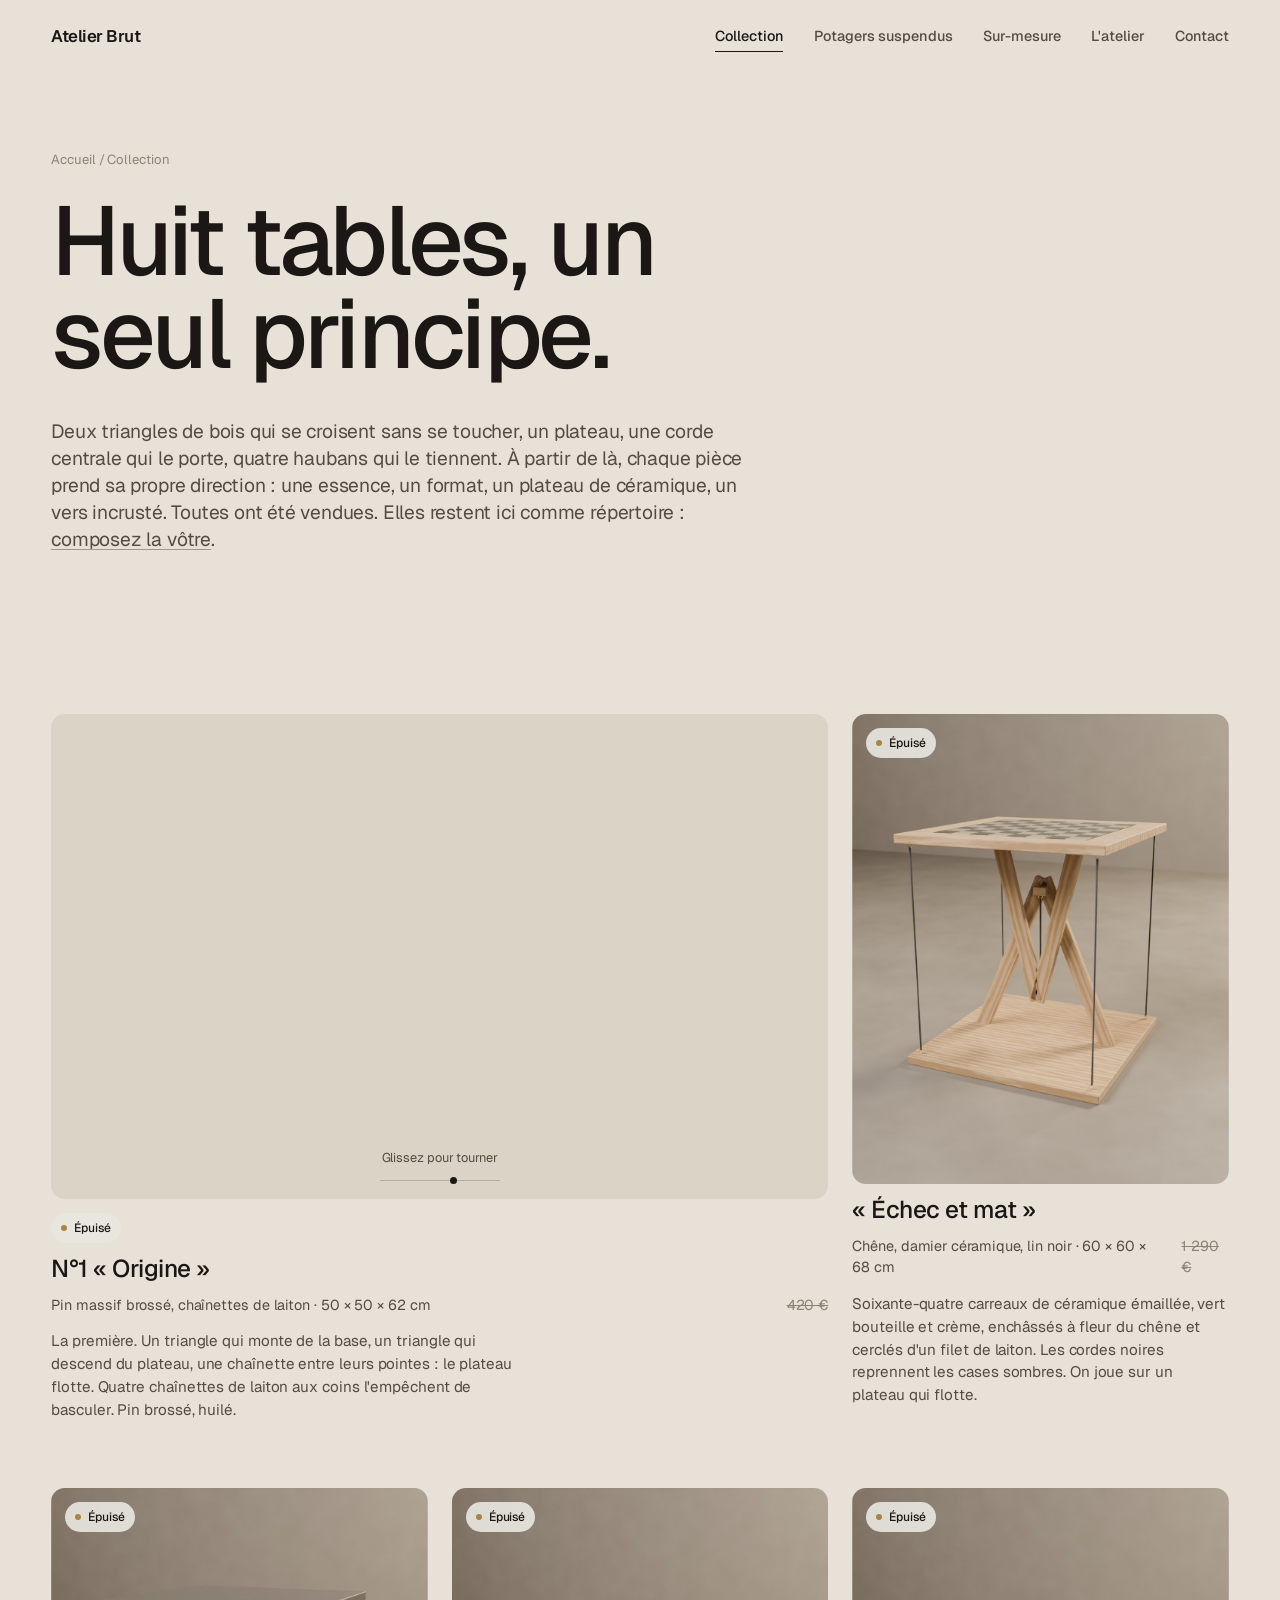
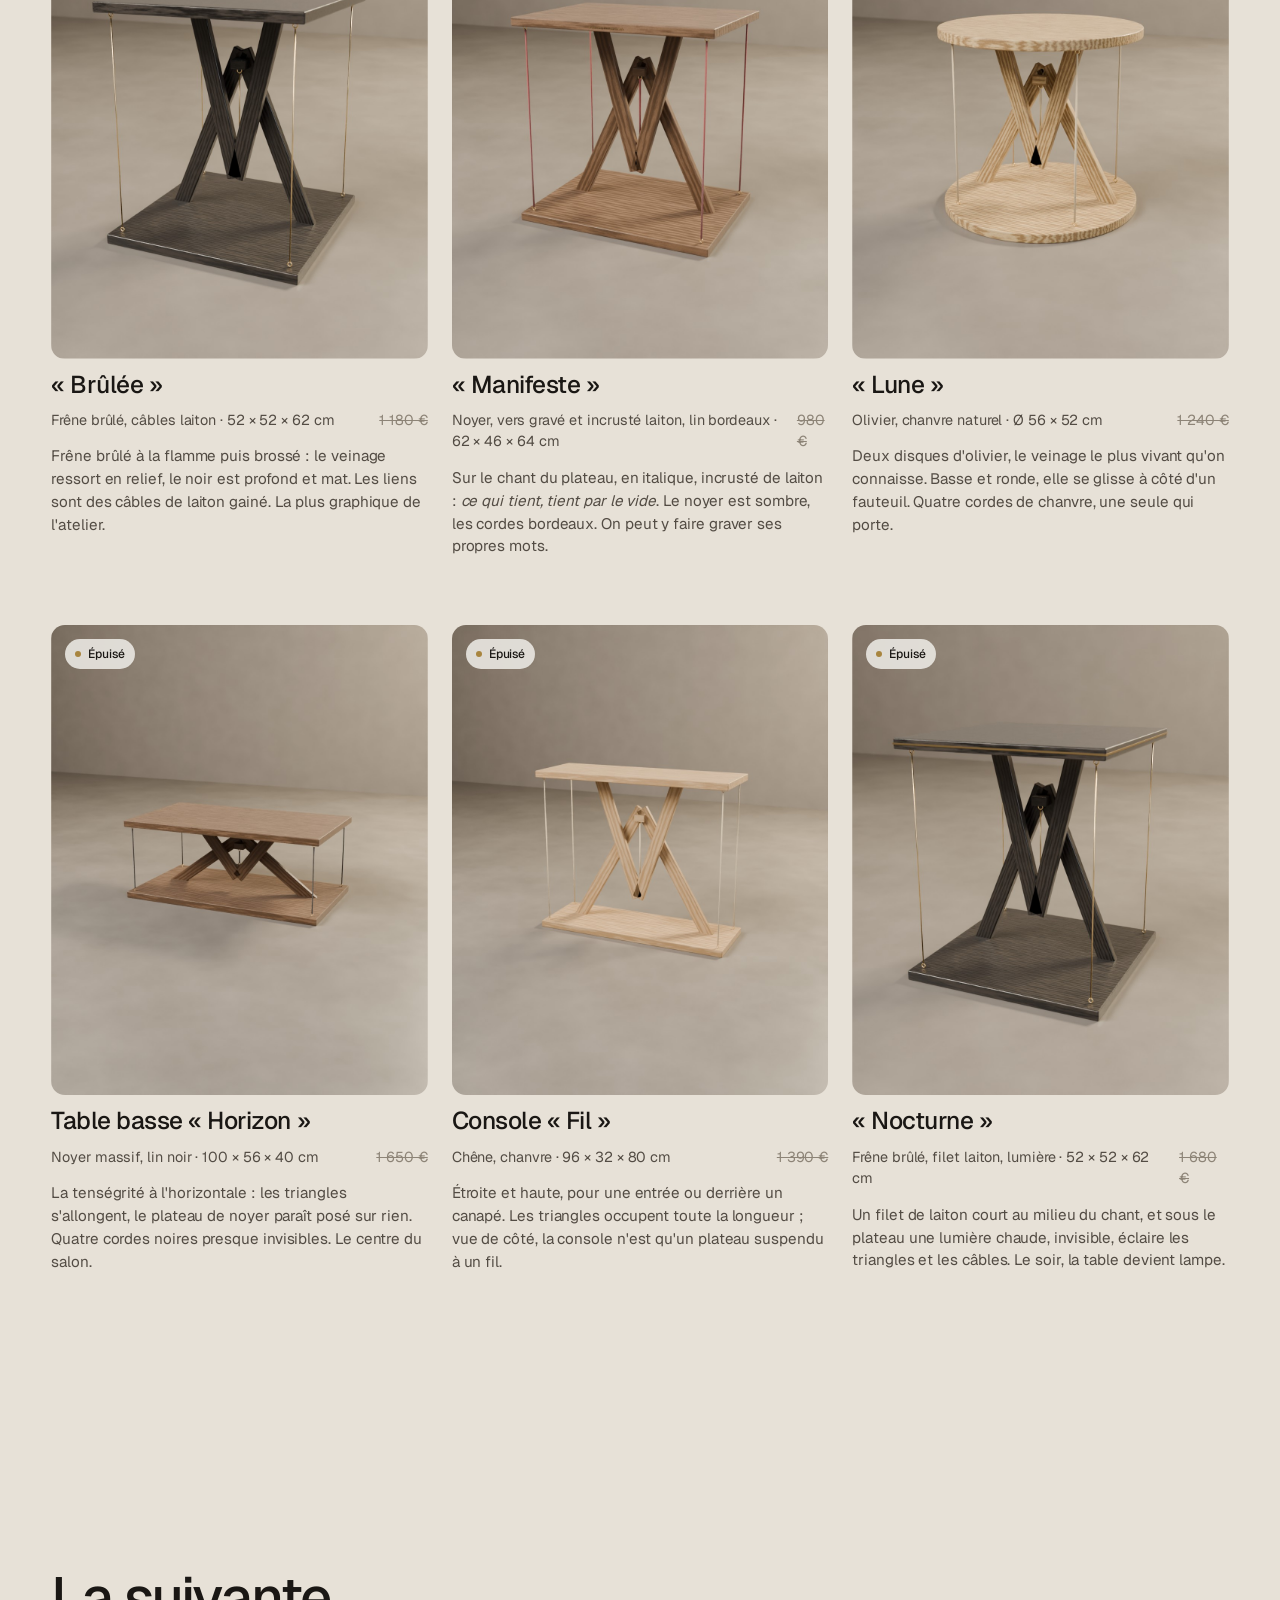
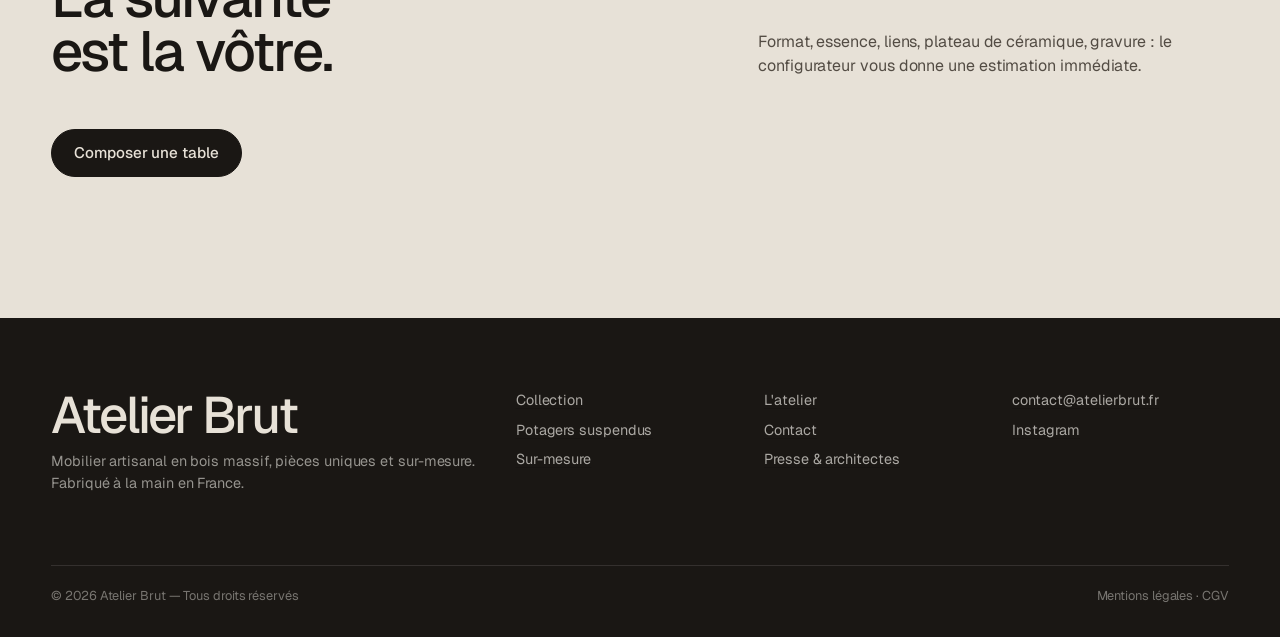
<file: collection.html>
<!doctype html>
<html lang="fr">
<head>
  <meta charset="utf-8">
  <meta name="viewport" content="width=device-width, initial-scale=1">
  <title>Collection — Tables artisanales en bois massif, pièces uniques | Atelier Brut</title>
  <meta name="description" content="Tables en tenségrité faites main : le plateau flotte, porté par une seule corde. Table d'appoint, guéridon rond, table basse, console, table d'échecs en céramique. Bois massif, pièces uniques — toutes vendues, composez la vôtre.">
  <link rel="canonical" href="https://atelierbrut.fr/collection">
  <meta property="og:type" content="website">
  <meta property="og:locale" content="fr_FR">
  <meta property="og:title" content="La collection — Atelier Brut">
  <meta property="og:description" content="Tables en tenségrité, bois massif et cordes tendues. Pièces uniques faites main.">
  <meta property="og:url" content="https://atelierbrut.fr/collection">
  <meta property="og:image" content="https://atelierbrut.fr/img/og/atelier-brut-collection.jpg">
  <meta name="theme-color" content="#e7e1d7">
  <link rel="icon" href="favicon.svg" type="image/svg+xml">
  <link rel="preconnect" href="https://fonts.googleapis.com">
  <link rel="preconnect" href="https://fonts.gstatic.com" crossorigin>
  <link href="https://fonts.googleapis.com/css2?family=Geist:wght@300;400;500;600&family=Instrument+Serif:ital@1&display=swap" rel="stylesheet">
  <link rel="stylesheet" href="css/style.css">
  <script type="application/ld+json">
  {"@context": "https://schema.org", "@graph": [{"@type": "BreadcrumbList", "itemListElement": [{"@type": "ListItem", "position": 1, "name": "Accueil", "item": "https://atelierbrut.fr/"}, {"@type": "ListItem", "position": 2, "name": "Collection", "item": "https://atelierbrut.fr/collection"}]}, {"@type": "ItemList", "name": "Collection Atelier Brut — tables en tenségrité", "itemListElement": [{"@type": "ListItem", "position": 1, "item": {"@type": "Product", "name": "N°1 Origine", "url": "https://atelierbrut.fr/collection#origine", "image": "https://atelierbrut.fr/img/pieces/origine-studio.jpg", "description": "Table d'appoint en tenségrité, pin massif brossé, chaînettes de laiton : le plateau flotte au-dessus de la base", "material": "Pin massif, laiton", "brand": {"@type": "Brand", "name": "Atelier Brut"}, "offers": {"@type": "Offer", "price": "420", "priceCurrency": "EUR", "availability": "https://schema.org/SoldOut"}}}, {"@type": "ListItem", "position": 2, "item": {"@type": "Product", "name": "Échec et mat", "url": "https://atelierbrut.fr/collection#echec", "image": "https://atelierbrut.fr/img/pieces/echec-studio.jpg", "description": "Table d'échecs en tenségrité : plateau en chêne avec damier en céramique émaillée vert et crème cerclé de laiton, cordes de lin noir", "material": "Chêne massif, céramique émaillée, lin", "brand": {"@type": "Brand", "name": "Atelier Brut"}, "offers": {"@type": "Offer", "price": "1290", "priceCurrency": "EUR", "availability": "https://schema.org/SoldOut"}}}, {"@type": "ListItem", "position": 3, "item": {"@type": "Product", "name": "Brûlée", "url": "https://atelierbrut.fr/collection#brulee", "image": "https://atelierbrut.fr/img/pieces/brulee-studio.jpg", "description": "Table en tenségrité en frêne brûlé à la flamme, câbles de laiton tendus", "material": "Frêne brûlé, laiton", "brand": {"@type": "Brand", "name": "Atelier Brut"}, "offers": {"@type": "Offer", "price": "1180", "priceCurrency": "EUR", "availability": "https://schema.org/SoldOut"}}}, {"@type": "ListItem", "position": 4, "item": {"@type": "Product", "name": "Manifeste", "url": "https://atelierbrut.fr/collection#manifeste", "image": "https://atelierbrut.fr/img/pieces/manifeste-studio.jpg", "description": "Table Manifeste en noyer massif, vers gravé et incrusté de laiton sur le chant du plateau, cordes bordeaux", "material": "Noyer massif, laiton, lin", "brand": {"@type": "Brand", "name": "Atelier Brut"}, "offers": {"@type": "Offer", "price": "980", "priceCurrency": "EUR", "availability": "https://schema.org/SoldOut"}}}, {"@type": "ListItem", "position": 5, "item": {"@type": "Product", "name": "Lune", "url": "https://atelierbrut.fr/collection#lune", "image": "https://atelierbrut.fr/img/pieces/lune-studio.jpg", "description": "Guéridon rond en tenségrité, plateaux ronds en olivier massif, cordes de chanvre", "material": "Olivier massif, chanvre", "brand": {"@type": "Brand", "name": "Atelier Brut"}, "offers": {"@type": "Offer", "price": "1240", "priceCurrency": "EUR", "availability": "https://schema.org/SoldOut"}}}, {"@type": "ListItem", "position": 6, "item": {"@type": "Product", "name": "Table basse Horizon", "url": "https://atelierbrut.fr/collection#basse", "image": "https://atelierbrut.fr/img/pieces/basse-studio.jpg", "description": "Table basse en tenségrité en noyer massif, cordes de lin noir, plateau flottant", "material": "Noyer massif, lin", "brand": {"@type": "Brand", "name": "Atelier Brut"}, "offers": {"@type": "Offer", "price": "1650", "priceCurrency": "EUR", "availability": "https://schema.org/SoldOut"}}}, {"@type": "ListItem", "position": 7, "item": {"@type": "Product", "name": "Console Fil", "url": "https://atelierbrut.fr/collection#console", "image": "https://atelierbrut.fr/img/pieces/console-studio.jpg", "description": "Console étroite en tenségrité, chêne massif, cordes de chanvre", "material": "Chêne massif, chanvre", "brand": {"@type": "Brand", "name": "Atelier Brut"}, "offers": {"@type": "Offer", "price": "1390", "priceCurrency": "EUR", "availability": "https://schema.org/SoldOut"}}}, {"@type": "ListItem", "position": 8, "item": {"@type": "Product", "name": "Nocturne", "url": "https://atelierbrut.fr/collection#nocturne", "image": "https://atelierbrut.fr/img/pieces/nocturne-studio.jpg", "description": "Table Nocturne en frêne brûlé, filet de laiton au chant du plateau et lumière chaude intégrée sous le plateau", "material": "Frêne brûlé, laiton", "brand": {"@type": "Brand", "name": "Atelier Brut"}, "offers": {"@type": "Offer", "price": "1680", "priceCurrency": "EUR", "availability": "https://schema.org/SoldOut"}}}]}]}
  </script>
</head>
<body>

<header class="hdr">
  <a class="logo" href="/">Atelier <b>Brut</b></a>
  <button class="burger" aria-label="Menu" aria-expanded="false">Menu</button>
  <nav>
    <a href="/collection">Collection</a>
    <a href="/potagers">Potagers suspendus</a>
    <a href="/configurateur">Sur-mesure</a>
    <a href="/atelier">L'atelier</a>
    <a href="/contact">Contact</a>
  </nav>
</header>

<main>
  <section class="wrap page-head">
    <nav class="breadcrumb" aria-label="Fil d'Ariane"><a href="/">Accueil</a> / Collection</nav>
    <h1>Huit tables, un seul principe.</h1>
    <p class="lede">Deux triangles de bois qui se croisent sans se toucher, un plateau, une corde centrale qui le porte, quatre haubans qui le tiennent. À partir de là, chaque pièce prend sa propre direction : une essence, un format, un plateau de céramique, un vers incrusté. Toutes ont été vendues. Elles restent ici comme répertoire : <a href="/configurateur">composez la vôtre</a>.</p>
  </section>

  <section class="sec">
    <div class="wrap">
      <div class="grid pieces">
        <article class="piece wide" id="origine">
          <div class="vis spin piece-spin" data-src="img/spin/origine/frame-{i}.jpg" data-frames="36" data-start="0" data-alt="Table d'appoint en tenségrité, pin massif brossé, chaînettes de laiton : le plateau flotte au-dessus de la base, vue à 360°" data-hint="Glissez pour tourner"></div>
          <span class="tag sold" style="position:static;justify-self:start">Épuisé</span>
          <h3>N°1 « Origine »</h3>
          <div class="meta"><span>Pin massif brossé, chaînettes de laiton · 50 × 50 × 62 cm</span><s>420 €</s></div>
          <p class="muted">La première. Un triangle qui monte de la base, un triangle qui descend du plateau, une chaînette entre leurs pointes : le plateau flotte. Quatre chaînettes de laiton aux coins l'empêchent de basculer. Pin brossé, huilé.</p>
        </article>
        <article class="piece" id="echec">
          <div class="vis reveal"><img src="img/pieces/echec-studio.jpg" alt="Table d'échecs en tenségrité : plateau en chêne avec damier en céramique émaillée vert et crème cerclé de laiton, cordes de lin noir" loading="lazy" width="1000" height="1250"><span class="tag sold">Épuisé</span></div>
          <h3>« Échec et mat »</h3>
          <div class="meta"><span>Chêne, damier céramique, lin noir · 60 × 60 × 68 cm</span><s>1 290 €</s></div>
          <p class="muted">Soixante-quatre carreaux de céramique émaillée, vert bouteille et crème, enchâssés à fleur du chêne et cerclés d'un filet de laiton. Les cordes noires reprennent les cases sombres. On joue sur un plateau qui flotte.</p>
        </article>
        <article class="piece" id="brulee">
          <div class="vis reveal"><img src="img/pieces/brulee-studio.jpg" alt="Table en tenségrité en frêne brûlé à la flamme, câbles de laiton tendus" loading="lazy" width="1000" height="1250"><span class="tag sold">Épuisé</span></div>
          <h3>« Brûlée »</h3>
          <div class="meta"><span>Frêne brûlé, câbles laiton · 52 × 52 × 62 cm</span><s>1 180 €</s></div>
          <p class="muted">Frêne brûlé à la flamme puis brossé : le veinage ressort en relief, le noir est profond et mat. Les liens sont des câbles de laiton gainé. La plus graphique de l'atelier.</p>
        </article>
        <article class="piece" id="manifeste">
          <div class="vis reveal"><img src="img/pieces/manifeste-studio.jpg" alt="Table Manifeste en noyer massif, vers gravé et incrusté de laiton sur le chant du plateau, cordes bordeaux" loading="lazy" width="1000" height="1250"><span class="tag sold">Épuisé</span></div>
          <h3>« Manifeste »</h3>
          <div class="meta"><span>Noyer, vers gravé et incrusté laiton, lin bordeaux · 62 × 46 × 64 cm</span><s>980 €</s></div>
          <p class="muted">Sur le chant du plateau, en italique, incrusté de laiton : <em>ce qui tient, tient par le vide</em>. Le noyer est sombre, les cordes bordeaux. On peut y faire graver ses propres mots.</p>
        </article>
        <article class="piece" id="lune">
          <div class="vis reveal"><img src="img/pieces/lune-studio.jpg" alt="Guéridon rond en tenségrité, plateaux ronds en olivier massif, cordes de chanvre" loading="lazy" width="1000" height="1250"><span class="tag sold">Épuisé</span></div>
          <h3>« Lune »</h3>
          <div class="meta"><span>Olivier, chanvre naturel · Ø 56 × 52 cm</span><s>1 240 €</s></div>
          <p class="muted">Deux disques d'olivier, le veinage le plus vivant qu'on connaisse. Basse et ronde, elle se glisse à côté d'un fauteuil. Quatre cordes de chanvre, une seule qui porte.</p>
        </article>
        <article class="piece" id="basse">
          <div class="vis reveal"><img src="img/pieces/basse-studio.jpg" alt="Table basse en tenségrité en noyer massif, cordes de lin noir, plateau flottant" loading="lazy" width="1000" height="1250"><span class="tag sold">Épuisé</span></div>
          <h3>Table basse « Horizon »</h3>
          <div class="meta"><span>Noyer massif, lin noir · 100 × 56 × 40 cm</span><s>1 650 €</s></div>
          <p class="muted">La tenségrité à l'horizontale : les triangles s'allongent, le plateau de noyer paraît posé sur rien. Quatre cordes noires presque invisibles. Le centre du salon.</p>
        </article>
        <article class="piece" id="console">
          <div class="vis reveal"><img src="img/pieces/console-studio.jpg" alt="Console étroite en tenségrité, chêne massif, cordes de chanvre" loading="lazy" width="1000" height="1250"><span class="tag sold">Épuisé</span></div>
          <h3>Console « Fil »</h3>
          <div class="meta"><span>Chêne, chanvre · 96 × 32 × 80 cm</span><s>1 390 €</s></div>
          <p class="muted">Étroite et haute, pour une entrée ou derrière un canapé. Les triangles occupent toute la longueur ; vue de côté, la console n'est qu'un plateau suspendu à un fil.</p>
        </article>
        <article class="piece" id="nocturne">
          <div class="vis reveal"><img src="img/pieces/nocturne-studio.jpg" alt="Table Nocturne en frêne brûlé, filet de laiton au chant du plateau et lumière chaude intégrée sous le plateau" loading="lazy" width="1000" height="1250"><span class="tag sold">Épuisé</span></div>
          <h3>« Nocturne »</h3>
          <div class="meta"><span>Frêne brûlé, filet laiton, lumière · 52 × 52 × 62 cm</span><s>1 680 €</s></div>
          <p class="muted">Un filet de laiton court au milieu du chant, et sous le plateau une lumière chaude, invisible, éclaire les triangles et les câbles. Le soir, la table devient lampe.</p>
        </article>
      </div>
    </div>
  </section>

  <section class="sec">
    <div class="wrap">
      <div class="sec-head">
        <h2>La suivante est la vôtre.</h2>
        <p>Format, essence, liens, plateau de céramique, gravure : le configurateur vous donne une estimation immédiate.</p>
      </div>
      <a class="btn solid" href="/configurateur">Composer une table</a>
    </div>
  </section>
</main>

<footer class="ftr">
  <div class="wrap">
    <div class="cols">
      <div><a class="logo" href="/">Atelier Brut</a><p>Mobilier artisanal en bois massif, pièces uniques et sur-mesure. Fabriqué à la main en France.</p></div>
      <div><ul><li><a href="/collection">Collection</a></li><li><a href="/potagers">Potagers suspendus</a></li><li><a href="/configurateur">Sur-mesure</a></li></ul></div>
      <div><ul><li><a href="/atelier">L'atelier</a></li><li><a href="/contact">Contact</a></li><li><a href="/contact#presse">Presse &amp; architectes</a></li></ul></div>
      <div><ul><li><a href="mailto:contact@atelierbrut.fr">contact@atelierbrut.fr</a></li><li><a href="https://www.instagram.com/" rel="noopener">Instagram</a></li></ul></div>
    </div>
    <div class="legal"><span>© 2026 Atelier Brut — Tous droits réservés</span><span><a href="/mentions-legales">Mentions légales</a> · <a href="/mentions-legales#cgv">CGV</a></span></div>
  </div>
</footer>

<script type="module" src="js/spin.js"></script>
<script src="js/site.js" defer></script>
</body>
</html>
</file>
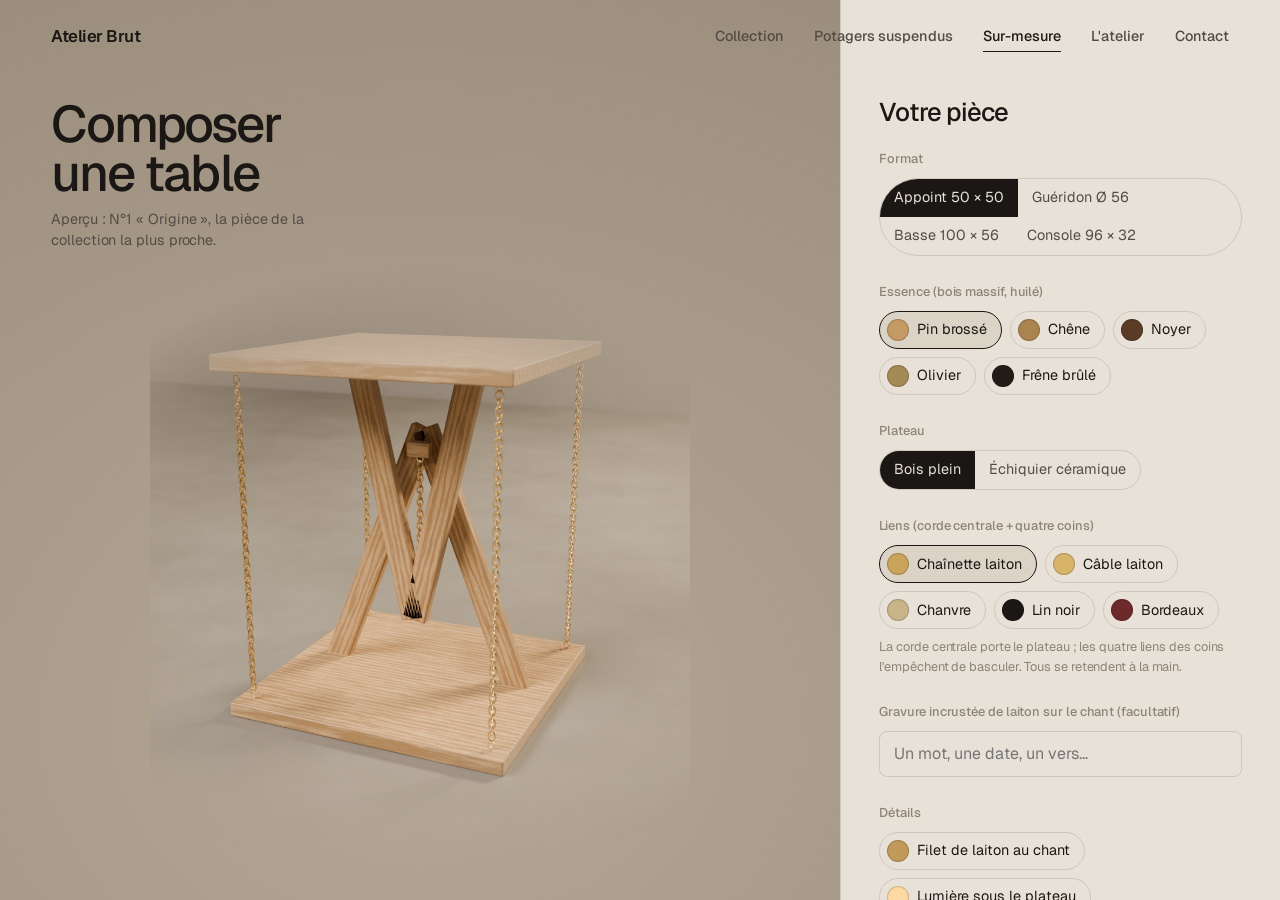
<file: configurateur.html>
<!doctype html>
<html lang="fr">
<head>
  <meta charset="utf-8">
  <meta name="viewport" content="width=device-width, initial-scale=1">
  <title>Composer une table sur mesure — Configurateur | Atelier Brut</title>
  <meta name="description" content="Composez votre table en tenségrité sur mesure : format (appoint, guéridon, basse, console), essence de bois massif, liens en laiton ou en corde, plateau échiquier en céramique, gravure. Estimation immédiate, devis sous 48 h.">
  <link rel="canonical" href="https://atelierbrut.fr/configurateur">
  <meta property="og:type" content="website">
  <meta property="og:locale" content="fr_FR">
  <meta property="og:title" content="Composer une table sur mesure — Atelier Brut">
  <meta property="og:description" content="Format, bois, cordes, céramique, gravure, lévitation : estimation immédiate.">
  <meta property="og:url" content="https://atelierbrut.fr/configurateur">
  <meta property="og:image" content="https://atelierbrut.fr/img/og/atelier-brut-configurateur.jpg">
  <meta name="theme-color" content="#e7e1d7">
  <link rel="icon" href="favicon.svg" type="image/svg+xml">
  <link rel="preconnect" href="https://fonts.googleapis.com">
  <link rel="preconnect" href="https://fonts.gstatic.com" crossorigin>
  <link href="https://fonts.googleapis.com/css2?family=Geist:wght@300;400;500;600&family=Instrument+Serif:ital@1&display=swap" rel="stylesheet">
  <link rel="stylesheet" href="css/style.css">
  <script type="application/ld+json">
  { "@context": "https://schema.org", "@type": "WebPage", "name": "Configurateur de table sur mesure", "url": "https://atelierbrut.fr/configurateur",
    "breadcrumb": { "@type": "BreadcrumbList", "itemListElement": [
      { "@type": "ListItem", "position": 1, "name": "Accueil", "item": "https://atelierbrut.fr/" },
      { "@type": "ListItem", "position": 2, "name": "Sur-mesure", "item": "https://atelierbrut.fr/configurateur" } ] } }
  </script>
</head>
<body>

<header class="hdr">
  <a class="logo" href="/">Atelier <b>Brut</b></a>
  <button class="burger" aria-label="Menu" aria-expanded="false">Menu</button>
  <nav>
    <a href="/collection">Collection</a>
    <a href="/potagers">Potagers suspendus</a>
    <a href="/configurateur">Sur-mesure</a>
    <a href="/atelier">L'atelier</a>
    <a href="/contact">Contact</a>
  </nav>
</header>

<main class="conf">
  <div class="stage">
    <img id="preview" src="img/pieces/origine-studio.jpg" alt="Aperçu de la table composée" width="1000" height="1250">
    <div class="title">
      <h1>Composer une table</h1>
      <p id="previewNote">Aperçu : N°1 « Origine » — pin brossé, chanvre.</p>
    </div>
  </div>

  <aside class="panel" aria-label="Options de configuration">
    <h2>Votre pièce</h2>

    <div class="ctl">
      <span class="lbl">Format</span>
      <div class="seg" role="group" aria-label="Format" data-key="format">
        <button aria-pressed="true" data-v="appoint">Appoint 50 × 50</button>
        <button aria-pressed="false" data-v="gueridon">Guéridon Ø 56</button>
        <button aria-pressed="false" data-v="basse">Basse 100 × 56</button>
        <button aria-pressed="false" data-v="console">Console 96 × 32</button>
      </div>
    </div>

    <div class="ctl">
      <span class="lbl">Essence (bois massif, huilé)</span>
      <div class="swatches" role="group" aria-label="Essence" data-key="wood">
        <button class="sw" aria-pressed="true" data-v="pin" style="--c:#c39a64"><i></i>Pin brossé</button>
        <button class="sw" aria-pressed="false" data-v="chene" style="--c:#a9844f"><i></i>Chêne</button>
        <button class="sw" aria-pressed="false" data-v="noyer" style="--c:#5a3b26"><i></i>Noyer</button>
        <button class="sw" aria-pressed="false" data-v="olivier" style="--c:#a58a58"><i></i>Olivier</button>
        <button class="sw" aria-pressed="false" data-v="frene" style="--c:#221c17"><i></i>Frêne brûlé</button>
      </div>
    </div>

    <div class="ctl">
      <span class="lbl">Plateau</span>
      <div class="seg" role="group" aria-label="Plateau" data-key="top">
        <button aria-pressed="true" data-v="bois">Bois plein</button>
        <button aria-pressed="false" data-v="echiquier">Échiquier céramique</button>
      </div>
    </div>

    <div class="ctl">
      <span class="lbl">Liens (corde centrale + quatre coins)</span>
      <div class="swatches" role="group" aria-label="Liens" data-key="cords">
        <button class="sw" aria-pressed="true" data-v="chaine" style="--c:#c9a45a"><i></i>Chaînette laiton</button>
        <button class="sw" aria-pressed="false" data-v="laiton" style="--c:#d8b46b"><i></i>Câble laiton</button>
        <button class="sw" aria-pressed="false" data-v="chanvre" style="--c:#c9b48a"><i></i>Chanvre</button>
        <button class="sw" aria-pressed="false" data-v="noir" style="--c:#1a1714"><i></i>Lin noir</button>
        <button class="sw" aria-pressed="false" data-v="bordeaux" style="--c:#6e2a2a"><i></i>Bordeaux</button>
      </div>
      <p class="notice" style="margin-top:8px">La corde centrale porte le plateau ; les quatre liens des coins l'empêchent de basculer. Tous se retendent à la main.</p>
    </div>

    <div class="ctl">
      <label for="text">Gravure incrustée de laiton sur le chant (facultatif)</label>
      <input type="text" id="text" maxlength="48" placeholder="Un mot, une date, un vers…" autocomplete="off">
    </div>

    <div class="ctl">
      <span class="lbl">Détails</span>
      <div class="swatches" role="group" aria-label="Détails" data-key="extras" data-multi="true">
        <button class="sw" aria-pressed="false" data-v="inlay" style="--c:#c19a5b"><i></i>Filet de laiton au chant</button>
        <button class="sw" aria-pressed="false" data-v="lamp" style="--c:#ffd9a3"><i></i>Lumière sous le plateau</button>
      </div>
    </div>

    <div class="price">
      <small>Estimation, pièce unique fabriquée à la main</small>
      <div class="amount" id="price">420 €</div>
      <small>Délai indicatif : <span id="delay">6 à 8 semaines</span>. Devis définitif sous 48 h.</small>
      <a class="btn solid" id="ask" href="mailto:contact@atelierbrut.fr">Demander ce modèle</a>
      <p class="summary" id="summary"></p>
      <p class="notice">L'aperçu montre la pièce de la collection la plus proche de votre composition. Le rendu exact de votre table vous est envoyé avec le devis.</p>
    </div>
  </aside>
</main>

<script src="js/configurateur.js" defer></script>
<script src="js/site.js" defer></script>
</body>
</html>
</file>
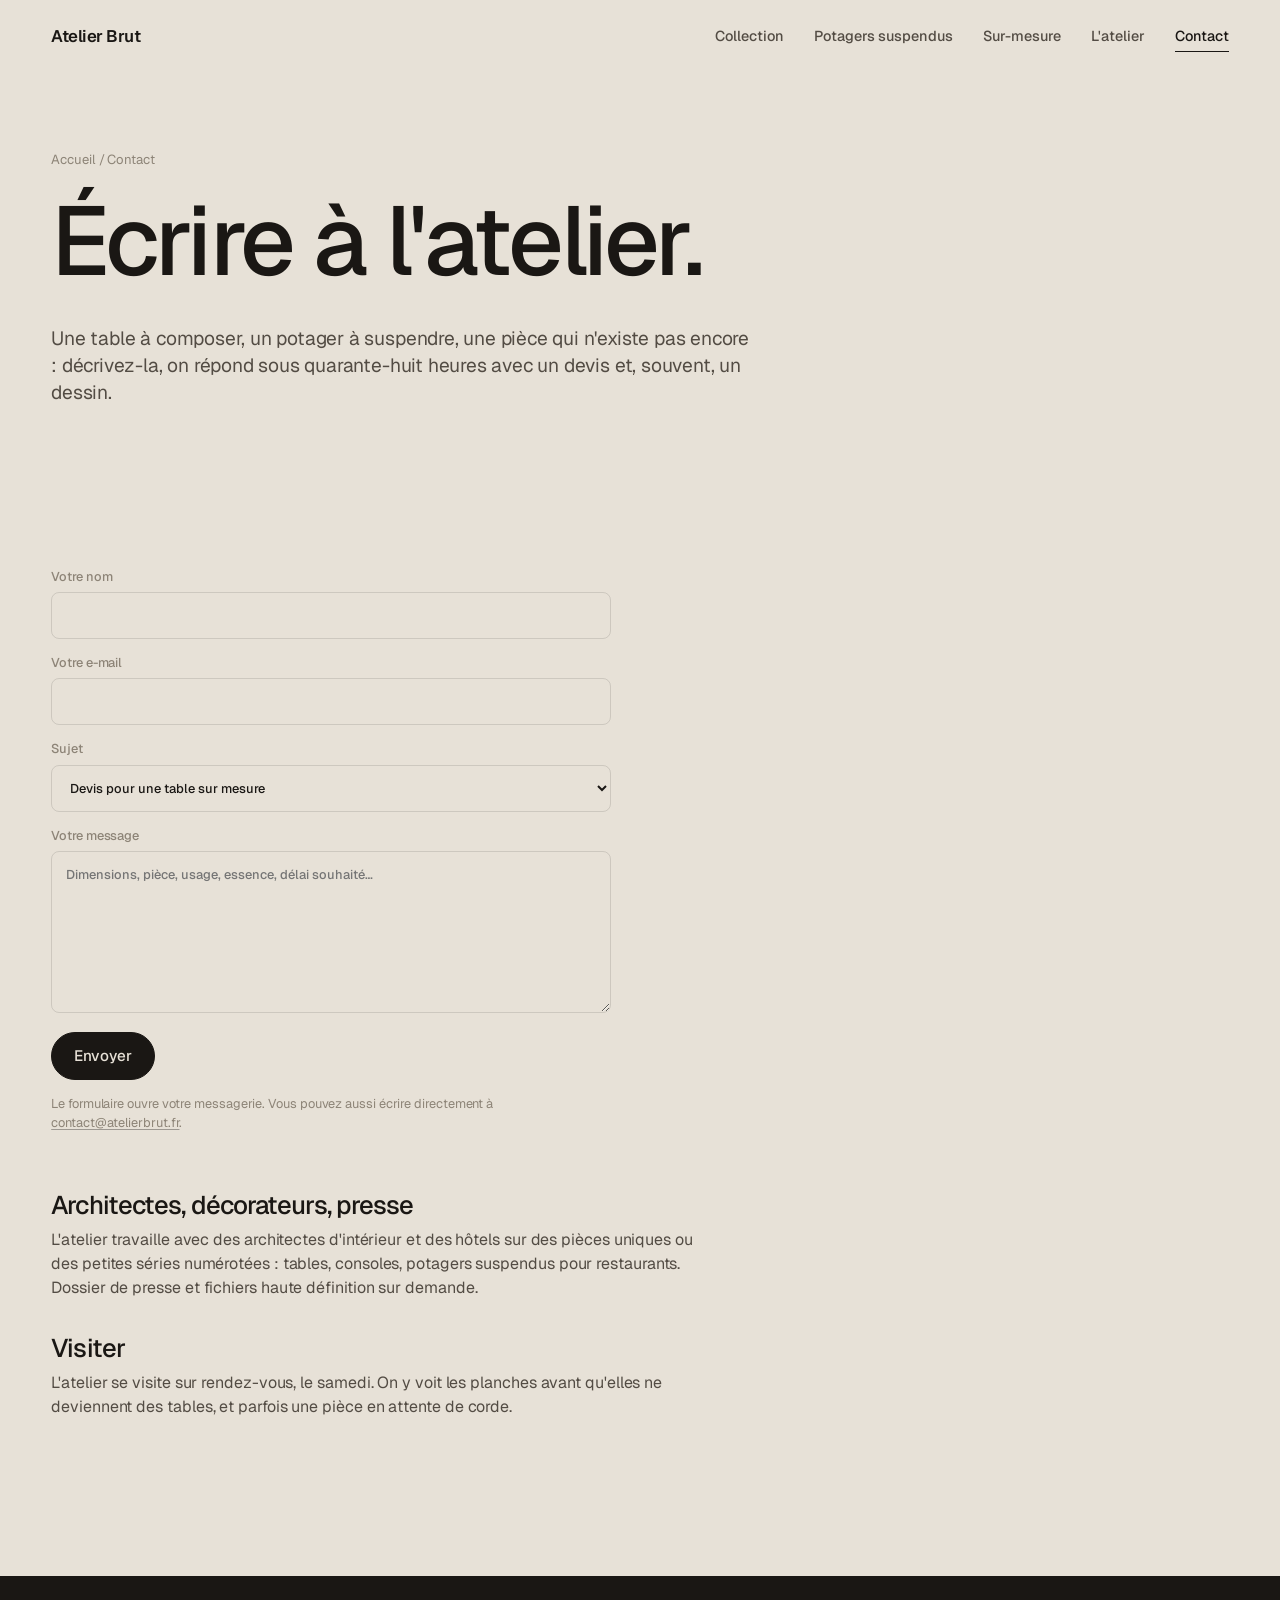
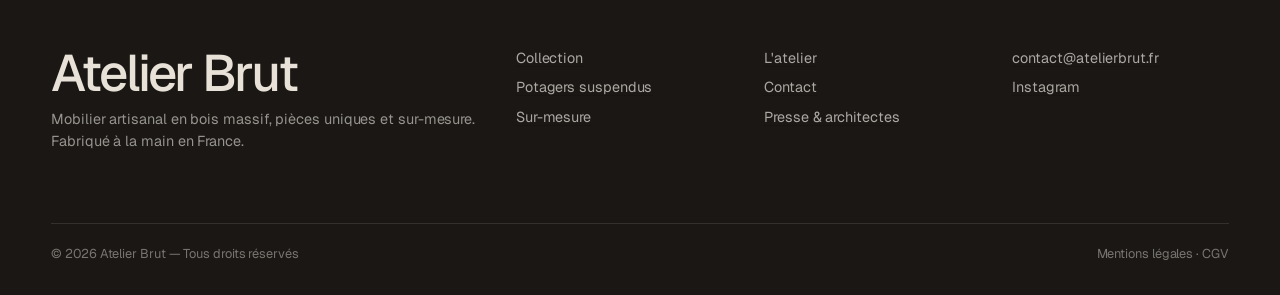
<file: contact.html>
<!doctype html>
<html lang="fr">
<head>
  <meta charset="utf-8">
  <meta name="viewport" content="width=device-width, initial-scale=1">
  <title>Contact — Devis, sur-mesure, presse | Atelier Brut</title>
  <meta name="description" content="Écrire à Atelier Brut : demande de devis pour une table sur mesure ou un potager suspendu, visite de l'atelier, architectes et presse. Réponse sous 48 h.">
  <link rel="canonical" href="https://atelierbrut.fr/contact">
  <meta property="og:type" content="website"><meta property="og:locale" content="fr_FR">
  <meta property="og:title" content="Contact — Atelier Brut"><meta property="og:url" content="https://atelierbrut.fr/contact">
  <meta property="og:image" content="https://atelierbrut.fr/img/og/atelier-brut-table-w.jpg">
  <meta name="theme-color" content="#e7e1d7">
  <link rel="icon" href="favicon.svg" type="image/svg+xml">
  <link rel="preconnect" href="https://fonts.googleapis.com">
  <link rel="preconnect" href="https://fonts.gstatic.com" crossorigin>
  <link href="https://fonts.googleapis.com/css2?family=Geist:wght@300;400;500;600&family=Instrument+Serif:ital@1&display=swap" rel="stylesheet">
  <link rel="stylesheet" href="css/style.css">
  <script type="application/ld+json">
  { "@context": "https://schema.org", "@type": "ContactPage", "url": "https://atelierbrut.fr/contact", "name": "Contact Atelier Brut",
    "breadcrumb": { "@type": "BreadcrumbList", "itemListElement": [ { "@type": "ListItem", "position": 1, "name": "Accueil", "item": "https://atelierbrut.fr/" }, { "@type": "ListItem", "position": 2, "name": "Contact", "item": "https://atelierbrut.fr/contact" } ] } }
  </script>
</head>
<body>
<header class="hdr">
  <a class="logo" href="/">Atelier <b>Brut</b></a>
  <button class="burger" aria-label="Menu" aria-expanded="false">Menu</button>
  <nav>
    <a href="/collection">Collection</a>
    <a href="/potagers">Potagers suspendus</a>
    <a href="/configurateur">Sur-mesure</a>
    <a href="/atelier">L'atelier</a>
    <a href="/contact">Contact</a>
  </nav>
</header>
<main>
  <section class="wrap page-head">
    <nav class="breadcrumb" aria-label="Fil d'Ariane"><a href="/">Accueil</a> / Contact</nav>
    <h1>Écrire à l'atelier.</h1>
    <p class="lede">Une table à composer, un potager à suspendre, une pièce qui n'existe pas encore : décrivez-la, on répond sous quarante-huit heures avec un devis et, souvent, un dessin.</p>
  </section>
  <section class="sec">
    <div class="wrap" style="display:grid;gap:48px;grid-template-columns:1fr;align-items:start">
      <form class="form" action="mailto:contact@atelierbrut.fr" method="post" enctype="text/plain" id="contactForm">
        <label>Votre nom<input type="text" name="nom" required autocomplete="name"></label>
        <label>Votre e-mail<input type="email" name="email" required autocomplete="email"></label>
        <label>Sujet
          <select name="sujet">
            <option>Devis pour une table sur mesure</option>
            <option>Potager suspendu</option>
            <option>Visite de l'atelier</option>
            <option>Architectes, décorateurs, hôtels</option>
            <option>Presse</option>
            <option>Autre</option>
          </select>
        </label>
        <label>Votre message<textarea name="message" rows="7" required placeholder="Dimensions, pièce, usage, essence, délai souhaité…"></textarea></label>
        <div><button class="btn solid" type="submit">Envoyer</button></div>
        <p class="notice">Le formulaire ouvre votre messagerie. Vous pouvez aussi écrire directement à <a href="mailto:contact@atelierbrut.fr">contact@atelierbrut.fr</a>.</p>
      </form>
      <div>
        <h2 id="presse" style="font-size:1.6rem">Architectes, décorateurs, presse</h2>
        <p class="muted">L'atelier travaille avec des architectes d'intérieur et des hôtels sur des pièces uniques ou des petites séries numérotées : tables, consoles, potagers suspendus pour restaurants. Dossier de presse et fichiers haute définition sur demande.</p>
        <h2 style="font-size:1.6rem;margin-top:36px">Visiter</h2>
        <p class="muted">L'atelier se visite sur rendez-vous, le samedi. On y voit les planches avant qu'elles ne deviennent des tables, et parfois une pièce en attente de corde.</p>
      </div>
    </div>
  </section>
</main>
<footer class="ftr">
  <div class="wrap">
    <div class="cols">
      <div><a class="logo" href="/">Atelier Brut</a><p>Mobilier artisanal en bois massif, pièces uniques et sur-mesure. Fabriqué à la main en France.</p></div>
      <div><ul><li><a href="/collection">Collection</a></li><li><a href="/potagers">Potagers suspendus</a></li><li><a href="/configurateur">Sur-mesure</a></li></ul></div>
      <div><ul><li><a href="/atelier">L'atelier</a></li><li><a href="/contact">Contact</a></li><li><a href="/contact#presse">Presse &amp; architectes</a></li></ul></div>
      <div><ul><li><a href="mailto:contact@atelierbrut.fr">contact@atelierbrut.fr</a></li><li><a href="https://www.instagram.com/" rel="noopener">Instagram</a></li></ul></div>
    </div>
    <div class="legal"><span>© 2026 Atelier Brut — Tous droits réservés</span><span><a href="/mentions-legales">Mentions légales</a> · <a href="/mentions-legales#cgv">CGV</a></span></div>
  </div>
</footer>
<script src="js/site.js" defer></script>
</body>
</html>
</file>
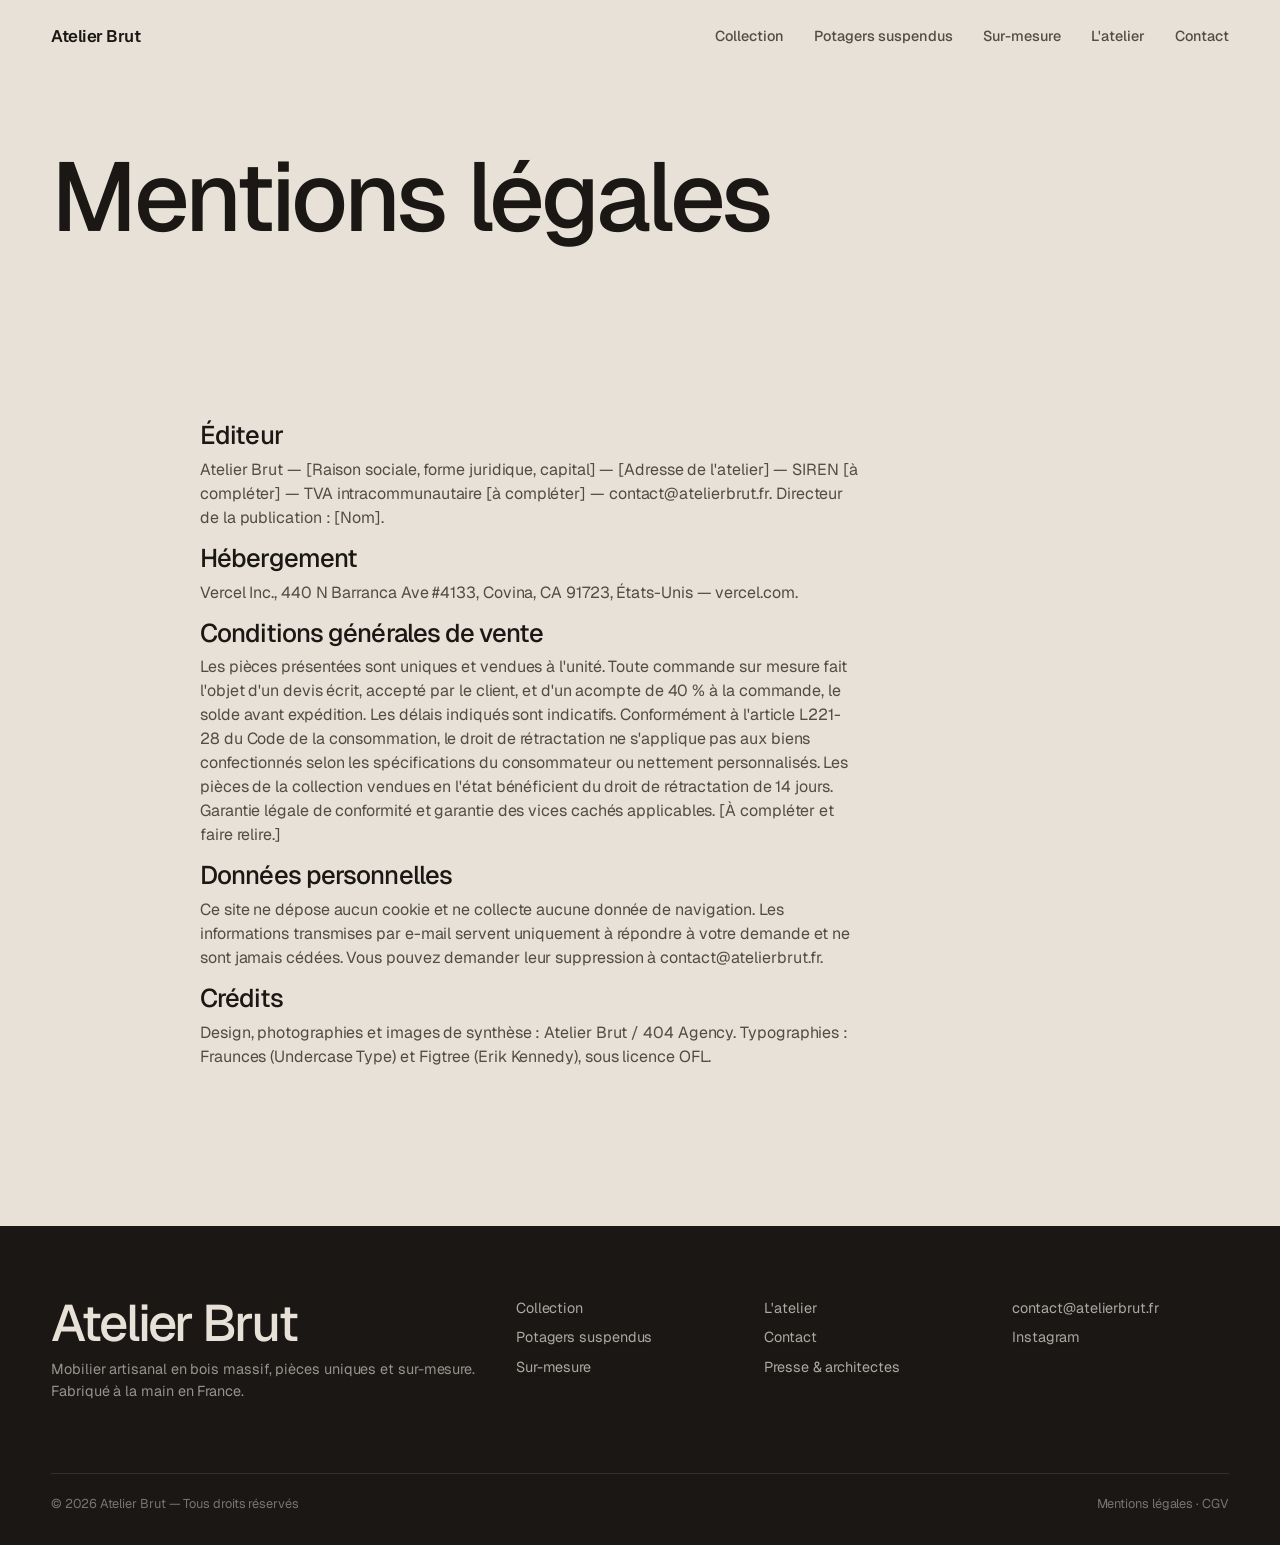
<file: mentions-legales.html>
<!doctype html>
<html lang="fr">
<head>
  <meta charset="utf-8">
  <meta name="viewport" content="width=device-width, initial-scale=1">
  <title>Mentions légales et conditions générales de vente | Atelier Brut</title>
  <meta name="description" content="Mentions légales, conditions générales de vente et politique de confidentialité d'Atelier Brut.">
  <link rel="canonical" href="https://atelierbrut.fr/mentions-legales">
  <meta name="robots" content="noindex, follow">
  <meta name="theme-color" content="#e7e1d7">
  <link rel="icon" href="favicon.svg" type="image/svg+xml">
  <link rel="preconnect" href="https://fonts.googleapis.com">
  <link rel="preconnect" href="https://fonts.gstatic.com" crossorigin>
  <link href="https://fonts.googleapis.com/css2?family=Geist:wght@300;400;500;600&family=Instrument+Serif:ital@1&display=swap" rel="stylesheet">
  <link rel="stylesheet" href="css/style.css">
</head>
<body>
<header class="hdr">
  <a class="logo" href="/">Atelier <b>Brut</b></a>
  <button class="burger" aria-label="Menu" aria-expanded="false">Menu</button>
  <nav>
    <a href="/collection">Collection</a>
    <a href="/potagers">Potagers suspendus</a>
    <a href="/configurateur">Sur-mesure</a>
    <a href="/atelier">L'atelier</a>
    <a href="/contact">Contact</a>
  </nav>
</header>
<main>
  <section class="wrap page-head">
    <h1>Mentions légales</h1>
  </section>
  <section class="sec"><div class="wrap" style="max-width:80ch">
    <h2 style="font-size:1.6rem">Éditeur</h2>
    <p class="muted">Atelier Brut — [Raison sociale, forme juridique, capital] — [Adresse de l'atelier] — SIREN [à compléter] — TVA intracommunautaire [à compléter] — contact@atelierbrut.fr. Directeur de la publication : [Nom].</p>
    <h2 style="font-size:1.6rem">Hébergement</h2>
    <p class="muted">Vercel Inc., 440 N Barranca Ave #4133, Covina, CA 91723, États-Unis — vercel.com.</p>
    <h2 style="font-size:1.6rem" id="cgv">Conditions générales de vente</h2>
    <p class="muted">Les pièces présentées sont uniques et vendues à l'unité. Toute commande sur mesure fait l'objet d'un devis écrit, accepté par le client, et d'un acompte de 40 % à la commande, le solde avant expédition. Les délais indiqués sont indicatifs. Conformément à l'article L221-28 du Code de la consommation, le droit de rétractation ne s'applique pas aux biens confectionnés selon les spécifications du consommateur ou nettement personnalisés. Les pièces de la collection vendues en l'état bénéficient du droit de rétractation de 14 jours. Garantie légale de conformité et garantie des vices cachés applicables. [À compléter et faire relire.]</p>
    <h2 style="font-size:1.6rem">Données personnelles</h2>
    <p class="muted">Ce site ne dépose aucun cookie et ne collecte aucune donnée de navigation. Les informations transmises par e-mail servent uniquement à répondre à votre demande et ne sont jamais cédées. Vous pouvez demander leur suppression à contact@atelierbrut.fr.</p>
    <h2 style="font-size:1.6rem">Crédits</h2>
    <p class="muted">Design, photographies et images de synthèse : Atelier Brut / 404 Agency. Typographies : Fraunces (Undercase Type) et Figtree (Erik Kennedy), sous licence OFL.</p>
  </div></section>
</main>
<footer class="ftr">
  <div class="wrap">
    <div class="cols">
      <div><a class="logo" href="/">Atelier Brut</a><p>Mobilier artisanal en bois massif, pièces uniques et sur-mesure. Fabriqué à la main en France.</p></div>
      <div><ul><li><a href="/collection">Collection</a></li><li><a href="/potagers">Potagers suspendus</a></li><li><a href="/configurateur">Sur-mesure</a></li></ul></div>
      <div><ul><li><a href="/atelier">L'atelier</a></li><li><a href="/contact">Contact</a></li><li><a href="/contact#presse">Presse &amp; architectes</a></li></ul></div>
      <div><ul><li><a href="mailto:contact@atelierbrut.fr">contact@atelierbrut.fr</a></li><li><a href="https://www.instagram.com/" rel="noopener">Instagram</a></li></ul></div>
    </div>
    <div class="legal"><span>© 2026 Atelier Brut — Tous droits réservés</span><span><a href="/mentions-legales">Mentions légales</a> · <a href="/mentions-legales#cgv">CGV</a></span></div>
  </div>
</footer>
<script src="js/site.js" defer></script>
</body>
</html>
</file>
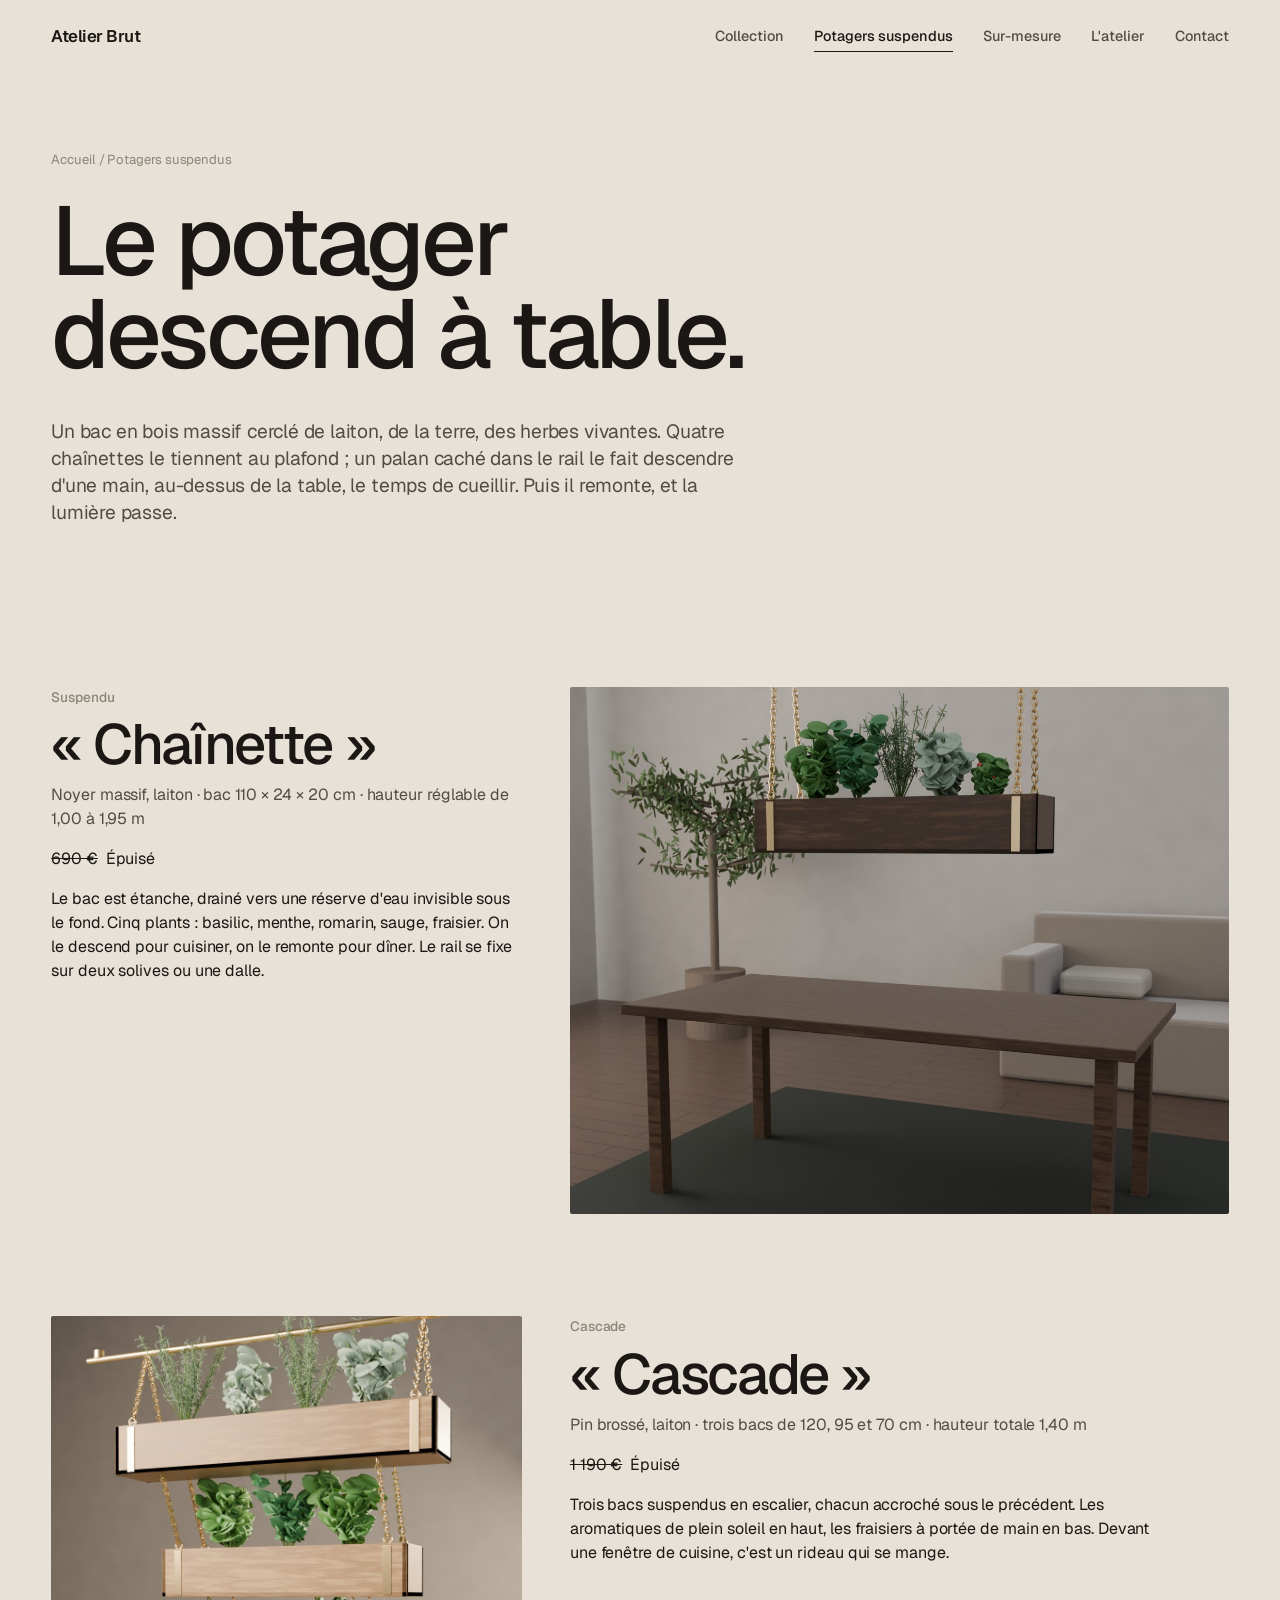
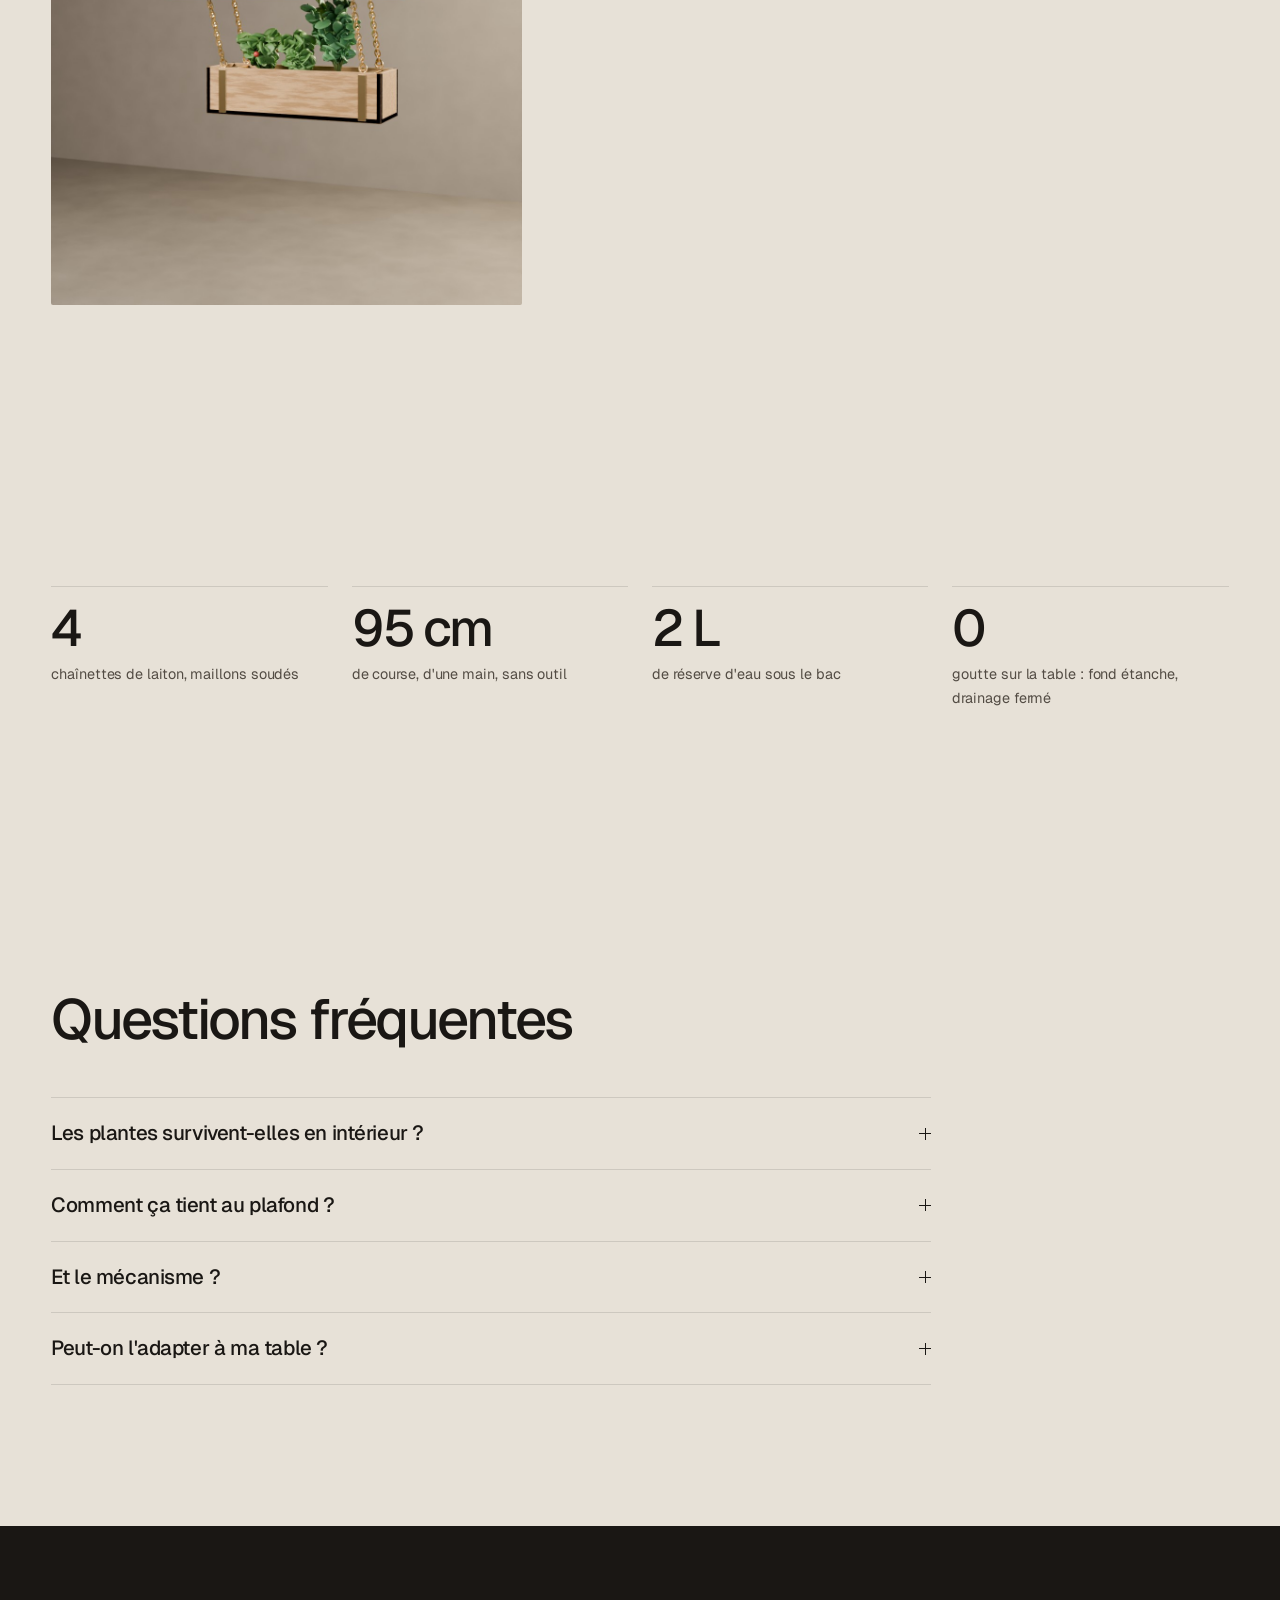
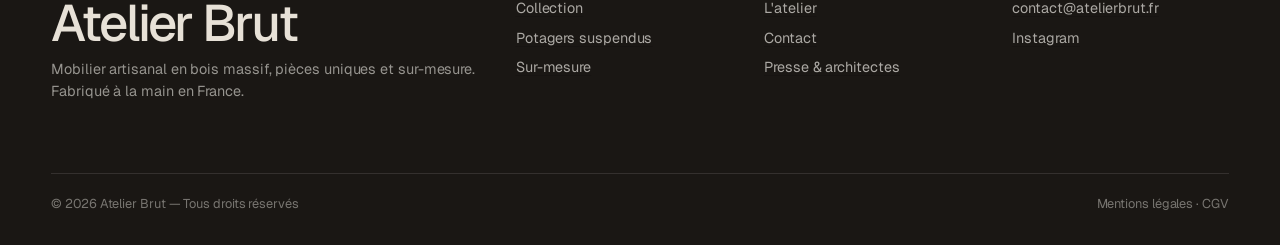
<file: potagers.html>
<!doctype html>
<html lang="fr">
<head>
  <meta charset="utf-8">
  <meta name="viewport" content="width=device-width, initial-scale=1">
  <title>Potagers suspendus à chaînettes — Jardinières d'intérieur en bois massif | Atelier Brut</title>
  <meta name="description" content="Potagers suspendus d'intérieur en bois massif et laiton : un bac d'herbes aromatiques qui monte et descend au bout de chaînettes au-dessus de la table, ou trois bacs en cascade devant une fenêtre. Pièces uniques faites main.">
  <link rel="canonical" href="https://atelierbrut.fr/potagers">
  <meta property="og:type" content="website">
  <meta property="og:locale" content="fr_FR">
  <meta property="og:title" content="Potagers suspendus — Atelier Brut">
  <meta property="og:description" content="Le potager descend à table. Bacs en bois massif suspendus par des chaînettes de laiton, à hauteur réglable.">
  <meta property="og:url" content="https://atelierbrut.fr/potagers">
  <meta property="og:image" content="https://atelierbrut.fr/img/potagers/chainette-salon.jpg">
  <meta name="theme-color" content="#e7e1d7">
  <link rel="icon" href="favicon.svg" type="image/svg+xml">
  <link rel="preconnect" href="https://fonts.googleapis.com">
  <link rel="preconnect" href="https://fonts.gstatic.com" crossorigin>
  <link href="https://fonts.googleapis.com/css2?family=Geist:wght@300;400;500;600&family=Instrument+Serif:ital@1&display=swap" rel="stylesheet">
  <link rel="stylesheet" href="css/style.css">
  <script type="application/ld+json">
  { "@context": "https://schema.org", "@graph": [
    { "@type": "BreadcrumbList", "itemListElement": [
      { "@type": "ListItem", "position": 1, "name": "Accueil", "item": "https://atelierbrut.fr/" },
      { "@type": "ListItem", "position": 2, "name": "Potagers suspendus", "item": "https://atelierbrut.fr/potagers" } ] },
    { "@type": "Product", "name": "Potager suspendu « Chaînette »", "image": "https://atelierbrut.fr/img/potagers/chainette-salon.jpg", "description": "Bac en noyer massif cerclé de laiton, suspendu par quatre chaînettes à un rail de plafond, hauteur réglable d'une main. Herbes aromatiques vivantes.", "material": "Noyer massif, laiton", "brand": { "@type": "Brand", "name": "Atelier Brut" }, "offers": { "@type": "Offer", "price": "690", "priceCurrency": "EUR", "availability": "https://schema.org/SoldOut" } },
    { "@type": "Product", "name": "Potager suspendu « Cascade »", "image": "https://atelierbrut.fr/img/potagers/cascade-studio.jpg", "description": "Trois bacs en pin brossé suspendus en escalier les uns sous les autres par des chaînettes de laiton.", "material": "Pin massif, laiton", "brand": { "@type": "Brand", "name": "Atelier Brut" }, "offers": { "@type": "Offer", "price": "1190", "priceCurrency": "EUR", "availability": "https://schema.org/SoldOut" } }
  ] }
  </script>
</head>
<body>

<header class="hdr">
  <a class="logo" href="/">Atelier <b>Brut</b></a>
  <button class="burger" aria-label="Menu" aria-expanded="false">Menu</button>
  <nav>
    <a href="/collection">Collection</a>
    <a href="/potagers">Potagers suspendus</a>
    <a href="/configurateur">Sur-mesure</a>
    <a href="/atelier">L'atelier</a>
    <a href="/contact">Contact</a>
  </nav>
</header>

<main>
  <section class="wrap page-head">
    <nav class="breadcrumb" aria-label="Fil d'Ariane"><a href="/">Accueil</a> / Potagers suspendus</nav>
    <h1>Le potager descend à table.</h1>
    <p class="lede">Un bac en bois massif cerclé de laiton, de la terre, des herbes vivantes. Quatre chaînettes le tiennent au plafond ; un palan caché dans le rail le fait descendre d'une main, au-dessus de la table, le temps de cueillir. Puis il remonte, et la lumière passe.</p>
  </section>

  <section class="sec">
    <div class="wrap story">

      <article class="chap" id="chainette">
        <div>
          <span class="chapnum">Suspendu</span>
          <h2>« Chaînette »</h2>
          <p class="muted" style="margin-top:12px">Noyer massif, laiton · bac 110 × 24 × 20 cm · hauteur réglable de 1,00 à 1,95 m</p>
          <p><s>690 €</s> &nbsp;<span class="tag sold" style="position:static;display:inline-block">Épuisé</span></p>
          <p>Le bac est étanche, drainé vers une réserve d'eau invisible sous le fond. Cinq plants : basilic, menthe, romarin, sauge, fraisier. On le descend pour cuisiner, on le remonte pour dîner. Le rail se fixe sur deux solives ou une dalle.</p>
        </div>
        <div class="vis" style="aspect-ratio:5/4;background:var(--brule-2);border-radius:2px;overflow:hidden">
          <img src="img/potagers/chainette-salon.jpg" alt="Potager suspendu Chaînette : bac en noyer rempli d'herbes aromatiques, suspendu par quatre chaînettes de laiton au-dessus d'une table à manger W" loading="lazy" width="1250" height="1000" style="width:100%;height:100%;object-fit:cover">
        </div>
      </article>

      <article class="chap flip" id="cascade">
        <div>
          <span class="chapnum">Cascade</span>
          <h2>« Cascade »</h2>
          <p class="muted" style="margin-top:12px">Pin brossé, laiton · trois bacs de 120, 95 et 70 cm · hauteur totale 1,40 m</p>
          <p><s>1 190 €</s> &nbsp;<span class="tag sold" style="position:static;display:inline-block">Épuisé</span></p>
          <p>Trois bacs suspendus en escalier, chacun accroché sous le précédent. Les aromatiques de plein soleil en haut, les fraisiers à portée de main en bas. Devant une fenêtre de cuisine, c'est un rideau qui se mange.</p>
        </div>
        <div class="vis" style="aspect-ratio:4/5;background:var(--brule-2);border-radius:2px;overflow:hidden">
          <img src="img/potagers/cascade-studio.jpg" alt="Potager Cascade : trois bacs en pin suspendus en escalier par des chaînettes de laiton" loading="lazy" width="1000" height="1250" style="width:100%;height:100%;object-fit:cover">
        </div>
      </article>

    </div>
  </section>

  <section class="sec">
    <div class="wrap">
      <div class="stats">
        <div><b>4</b><span>chaînettes de laiton, maillons soudés</span></div>
        <div><b>95 cm</b><span>de course, d'une main, sans outil</span></div>
        <div><b>2 L</b><span>de réserve d'eau sous le bac</span></div>
        <div><b>0</b><span>goutte sur la table : fond étanche, drainage fermé</span></div>
      </div>
    </div>
  </section>

  <section class="sec">
    <div class="wrap">
      <div class="sec-head">
        <h2>Questions fréquentes</h2>
      </div>
      <div class="faq">
        <details><summary>Les plantes survivent-elles en intérieur ?</summary><p>Oui, près d'une fenêtre, ou avec le rail lumineux proposé en option : un ruban horticole chaud, intégré dans le rail de plafond, qui éclaire le bac quand il est remonté. Les plants fournis sont choisis pour l'intérieur : basilic, menthe, romarin, sauge, fraisier des bois.</p></details>
        <details><summary>Comment ça tient au plafond ?</summary><p>Le rail se fixe sur deux solives ou sur une dalle béton avec des chevilles adaptées. Nous fournissons le gabarit de perçage et, en Île-de-France, la pose.</p></details>
        <details><summary>Et le mécanisme ?</summary><p>Un palan à frein caché dans le rail, le même principe qu'une suspension d'atelier à contrepoids : on tire le bac vers le bas, il reste où on le laisse. Pas d'électricité.</p></details>
        <details><summary>Peut-on l'adapter à ma table ?</summary><p>Oui : le bac « Chaînette » se fait à la longueur de votre table, et le rail se pose à l'aplomb. <a href="/contact">Parlons-en.</a></p></details>
      </div>
    </div>
  </section>
</main>

<footer class="ftr">
  <div class="wrap">
    <div class="cols">
      <div><a class="logo" href="/">Atelier Brut</a><p>Mobilier artisanal en bois massif, pièces uniques et sur-mesure. Fabriqué à la main en France.</p></div>
      <div><ul><li><a href="/collection">Collection</a></li><li><a href="/potagers">Potagers suspendus</a></li><li><a href="/configurateur">Sur-mesure</a></li></ul></div>
      <div><ul><li><a href="/atelier">L'atelier</a></li><li><a href="/contact">Contact</a></li><li><a href="/contact#presse">Presse &amp; architectes</a></li></ul></div>
      <div><ul><li><a href="mailto:contact@atelierbrut.fr">contact@atelierbrut.fr</a></li><li><a href="https://www.instagram.com/" rel="noopener">Instagram</a></li></ul></div>
    </div>
    <div class="legal"><span>© 2026 Atelier Brut — Tous droits réservés</span><span><a href="/mentions-legales">Mentions légales</a> · <a href="/mentions-legales#cgv">CGV</a></span></div>
  </div>
</footer>

<script src="js/site.js" defer></script>
</body>
</html>
</file>
<file: css/style.css>
/* ATELIER BRUT — feuille de style
   Pierre, encre, laiton. Une serif pour les titres, une grotesque pour le reste. */

:root {
  --stone: #e7e1d7;
  --stone-2: #dbd3c6;
  --stone-3: #c9bfae;
  --ink: #1a1714;
  --ink-2: #534c44;
  --ink-3: #8d8477;
  --brass: #a8853f;
  --brass-2: #c9a45a;
  --line: rgba(18, 17, 16, .12);

  --serif: "Instrument Serif", "Iowan Old Style", Georgia, serif;
  --sans: "Geist", "Inter Tight", system-ui, -apple-system, "Segoe UI", sans-serif;

  --gutter: clamp(20px, 4vw, 72px);
  --maxw: 1600px;
  --measure: 60ch;

  --ease-out: cubic-bezier(.23, 1, .32, 1);
  --ease-in-out: cubic-bezier(.77, 0, .175, 1);
}

*, *::before, *::after { box-sizing: border-box; }
html { -webkit-text-size-adjust: 100%; scroll-behavior: smooth; }
@media (prefers-reduced-motion: reduce) { html { scroll-behavior: auto; } }

body {
  margin: 0; background: var(--stone); color: var(--ink);
  font-family: var(--sans); font-size: 16px; line-height: 1.5; font-weight: 400;
  -webkit-font-smoothing: antialiased; overflow-x: hidden;
  letter-spacing: -.005em;
}

h1, h2, h3 { font-family: var(--sans); font-weight: 500; line-height: .96; letter-spacing: -.035em; margin: 0 0 .4em; text-wrap: balance; }
h1 { font-size: clamp(2.8rem, 7.6vw, 7.8rem); }
h2 { font-size: clamp(2rem, 4.4vw, 4.4rem); }
h3 { font-size: clamp(1.3rem, 1.9vw, 1.7rem); letter-spacing: -.02em; }
h1 em, h2 em { font-family: var(--serif); font-style: italic; font-weight: 400; letter-spacing: -.02em; }
h4 { font-family: var(--sans); font-weight: 500; font-size: 1rem; margin: 0 0 .4em; }
p { margin: 0 0 1em; max-width: var(--measure); }
a { color: inherit; text-decoration: none; }
p a, li a { text-decoration: underline; text-decoration-thickness: 1px; text-underline-offset: .18em; text-decoration-color: rgba(18,17,16,.35); transition: text-decoration-color 160ms var(--ease-out); }
p a:hover, li a:hover { text-decoration-color: var(--ink); }
:focus-visible { outline: 2px solid var(--brass); outline-offset: 3px; border-radius: 2px; }
img { max-width: 100%; display: block; }
button { font: inherit; cursor: pointer; color: inherit; }
s { text-decoration-thickness: 1px; }
.lede { font-size: clamp(1.1rem, 1.5vw, 1.45rem); line-height: 1.4; letter-spacing: -.01em; }
.muted { color: var(--ink-2); }
.small { font-size: .875rem; color: var(--ink-3); }
.ital { font-family: var(--serif); font-style: italic; }
.sr { position: absolute; width: 1px; height: 1px; overflow: hidden; clip: rect(0 0 0 0); white-space: nowrap; }

.wrap { width: min(100% - 2 * var(--gutter), var(--maxw)); margin-inline: auto; }
.sec { padding-block: clamp(80px, 11vw, 190px); }
.sec.tight { padding-block: clamp(40px, 6vw, 96px); }

/* ---------- En-tête ---------- */
.hdr {
  position: fixed; inset: 0 0 auto 0; z-index: 50;
  display: flex; align-items: center; justify-content: space-between;
  padding: 22px var(--gutter);
  font-size: .9rem; font-weight: 500;
}
.hdr::before {
  content: ""; position: absolute; inset: 0; background: color-mix(in srgb, var(--stone) 72%, transparent);
  backdrop-filter: blur(14px); -webkit-backdrop-filter: blur(14px);
  opacity: 0; transition: opacity 200ms var(--ease-out); pointer-events: none;
  mask-image: linear-gradient(#000 70%, transparent);
}
.hdr.scrolled::before { opacity: 1; }
.hdr > * { position: relative; }
.hdr .logo { font-family: var(--sans); font-weight: 600; font-size: 1.05rem; letter-spacing: -.03em; line-height: 1; }
.hdr .logo b { font-weight: 600; }
.hdr nav { display: flex; gap: clamp(16px, 2.4vw, 36px); }
.hdr nav a { position: relative; padding: 4px 0; color: var(--ink-2); transition: color 160ms var(--ease-out); }
.hdr nav a::after { content: ""; position: absolute; left: 0; right: 0; bottom: 0; height: 1px; background: var(--ink); transform: scaleX(0); transform-origin: left; transition: transform 220ms var(--ease-out); }
.hdr nav a:hover, .hdr nav a[aria-current="page"] { color: var(--ink); }
.hdr nav a[aria-current="page"]::after, .hdr nav a:hover::after { transform: scaleX(1); }
.hdr .burger { display: none; background: none; border: 0; padding: 6px 0; font-weight: 500; }
.hdr.on-dark:not(.scrolled):not(.open) { color: #f1eee8; }
.hdr.on-dark:not(.scrolled):not(.open) nav a { color: rgba(241,238,232,.85); }
.hdr.on-dark:not(.scrolled):not(.open) nav a:hover, .hdr.on-dark:not(.scrolled):not(.open) nav a[aria-current="page"] { color: #fff; }
.hdr.on-dark:not(.scrolled):not(.open) nav a::after { background: #fff; }
@media (max-width: 800px) {
  .hdr nav { display: none; position: fixed; inset: 0; background: var(--stone); flex-direction: column; justify-content: center; padding: 0 var(--gutter); gap: 8px; }
  .hdr nav a { font-family: var(--sans); font-weight: 500; font-size: clamp(2.4rem, 11vw, 3.6rem); letter-spacing: -.02em; color: var(--ink); padding: 6px 0; }
  .hdr nav a::after { display: none; }
  .hdr.open nav { display: flex; }
  .hdr.open { color: var(--ink); }
  .hdr .burger { display: block; z-index: 2; }
}

/* ---------- Boutons ---------- */
.btn {
  display: inline-flex; align-items: center; gap: 10px; height: 48px; padding: 0 22px;
  border-radius: 999px; border: 1px solid var(--ink); background: transparent; color: var(--ink);
  font-size: .95rem; font-weight: 500; white-space: nowrap;
  transition: transform 160ms var(--ease-out), background-color 160ms var(--ease-out), color 160ms var(--ease-out), border-color 160ms var(--ease-out);
}
.btn.solid { background: var(--ink); color: var(--stone); }
.btn.ghost { border-color: var(--line); }
@media (hover: hover) and (pointer: fine) {
  .btn:hover { background: var(--ink); color: var(--stone); border-color: var(--ink); }
  .btn.solid:hover { background: #2a2825; }
}
.btn:active { transform: scale(.97); }
.btn-row { display: flex; flex-wrap: wrap; gap: 10px; }

/* ---------- Héro ---------- */
.hero { position: relative; min-height: 100svh; display: grid; align-items: end; overflow: hidden; background: #b2a999; }
.hero .veil { position: absolute; inset: 0; pointer-events: none; background: linear-gradient(180deg, rgba(231,225,215,.8), rgba(231,225,215,0) 20%), linear-gradient(90deg, rgba(231,225,215,.55), rgba(231,225,215,0) 48%); }
@media (max-width: 900px) { .hero .veil { background: linear-gradient(180deg, rgba(231,225,215,0) 35%, rgba(231,225,215,.85) 72%); } }
.hero .inner { position: relative; z-index: 2; padding-bottom: clamp(32px, 6vw, 88px); padding-top: 120px; display: grid; gap: 28px; grid-template-columns: 1fr; align-items: end; color: var(--ink); pointer-events: none; }
.hero .inner > * { pointer-events: auto; max-width: 620px; }
.hero h1 { margin: 0; max-width: 12ch; font-size: clamp(2.8rem, 6.2vw, 6.4rem); }
.hero .aside { max-width: 40ch; }
.hero .aside p { color: var(--ink-2); margin-bottom: 1.4em; }
.hero .spinmeta { position: absolute; right: var(--gutter); bottom: clamp(32px, 6vw, 88px); z-index: 2; pointer-events: none; display: grid; gap: 8px; font-size: .78rem; color: rgba(18,17,16,.62); }
.hero .spinmeta b { display: block; width: 120px; height: 1px; background: rgba(18,17,16,.3); position: relative; }
.hero .spinmeta b::after { content: ""; position: absolute; top: -3px; left: calc(var(--p, 0) * 100%); width: 7px; height: 7px; margin-left: -3px; border-radius: 50%; background: var(--ink); }
.hero .hint { display: none; position: absolute; right: var(--gutter); top: 50%; transform: translateY(-50%); writing-mode: vertical-rl; font-size: .78rem; color: rgba(18,17,16,.6); letter-spacing: .04em; z-index: 2; pointer-events: none; }
@media (max-width: 900px) { .hero .spinmeta, .hero .hint { display: none; display: none; } }

/* ---------- Visionneuse 360° ---------- */
.spin { position: relative; overflow: hidden; cursor: grab; user-select: none; -webkit-user-select: none; touch-action: pan-y; background: var(--stone-2); }
.spin img { width: 100%; height: 100%; object-fit: cover; display: block; pointer-events: none; opacity: 0; transition: opacity 600ms var(--ease-out); color: transparent; }
.spin img:not([src]) { visibility: hidden; }
.spin.ready img { opacity: 1; }
.spin.grabbing { cursor: grabbing; }
.spin-bar { position: absolute; left: 50%; bottom: 18px; transform: translateX(-50%); width: 120px; height: 1px; background: rgba(18,17,16,.2); }
.spin-bar::after { content: ""; position: absolute; top: -3px; left: calc(var(--p, 0) * 100%); width: 7px; height: 7px; margin-left: -3px; border-radius: 50%; background: var(--ink); }
.spin-hint { position: absolute; left: 50%; bottom: 32px; transform: translateX(-50%); font-size: .8rem; color: var(--ink-2); white-space: nowrap; transition: opacity 200ms var(--ease-out); pointer-events: none; }
.spin-hint.off { opacity: 0; }
.hero-spin { position: absolute; inset: 0; }
.hero-spin img { object-fit: cover; object-position: center center; }
.hero-spin .spin-bar, .hero-spin .spin-hint { display: none; }
.piece-spin { aspect-ratio: 4 / 5; }

/* ---------- Bandeau de spécifications ---------- */
.specs { display: grid; grid-template-columns: repeat(auto-fit, minmax(180px, 1fr)); gap: 24px; border-top: 1px solid var(--line); padding-top: 22px; font-size: .9rem; color: var(--ink-2); }
.specs b { display: block; color: var(--ink); font-weight: 500; margin-bottom: 2px; }

/* ---------- Manifeste ---------- */
.manifeste { display: grid; gap: clamp(28px, 5vw, 96px); grid-template-columns: 1fr; }
@media (min-width: 900px) { .manifeste { grid-template-columns: 6fr 6fr; } }
.manifeste h2 { max-width: 12ch; position: sticky; top: 120px; }
.manifeste .cols p { font-size: clamp(1.05rem, 1.35vw, 1.3rem); line-height: 1.5; max-width: 52ch; }
.manifeste .cols p + p { margin-top: 1.2em; }

/* ---------- Grille collection ---------- */
.grid { display: grid; gap: clamp(28px, 4vw, 56px) 24px; grid-template-columns: repeat(12, 1fr); }
.piece { grid-column: span 4; position: relative; display: grid; gap: 14px; align-content: start; }
.piece.wide { grid-column: span 8; }
@media (max-width: 1000px) { .piece { grid-column: span 6; } .piece.wide { grid-column: span 12; } }
@media (max-width: 600px) { .piece, .piece.wide { grid-column: span 12; } }
.piece .vis { aspect-ratio: 4 / 5; background: var(--stone-2); overflow: hidden; position: relative; border-radius: 14px; }
.piece.wide .vis { aspect-ratio: 16 / 10; }
@media (max-width: 600px) { .piece.wide .vis { aspect-ratio: 4 / 5; } }
.piece .vis img { width: 100%; height: 100%; object-fit: cover; display: block; transition: transform 700ms var(--ease-out); }
@media (hover: hover) and (pointer: fine) { .piece:hover .vis img { transform: scale(1.025); } }
.piece .tag { position: absolute; top: 14px; left: 14px; font-size: .75rem; font-weight: 500; padding: 6px 10px; border-radius: 999px; background: rgba(233,231,225,.9); color: var(--ink-2); backdrop-filter: blur(6px); }
.piece .tag.sold { color: var(--ink); }
.piece .tag.sold::before { content: ""; display: inline-block; width: 6px; height: 6px; border-radius: 50%; background: var(--brass); margin-right: 7px; vertical-align: 1px; }
.piece h3 { margin: 0; }
.piece .meta { display: flex; justify-content: space-between; gap: 16px; color: var(--ink-2); font-size: .9rem; }
.piece .meta s { color: var(--ink-3); }
.piece p.muted { font-size: .95rem; max-width: 48ch; }

.sec-head { display: grid; grid-template-columns: 1fr; gap: 16px 48px; align-items: end; margin-bottom: clamp(28px, 4vw, 64px); }
@media (min-width: 900px) { .sec-head { grid-template-columns: 7fr 5fr; } }
.sec-head h2 { margin: 0; max-width: 14ch; }
.sec-head p { margin: 0; max-width: 42ch; color: var(--ink-2); }

/* ---------- Bloc image + texte (potagers) ---------- */
.feature { display: grid; grid-template-columns: 1fr; background: var(--stone-2); overflow: hidden; border-radius: 18px; }
@media (min-width: 960px) { .feature { grid-template-columns: 7fr 5fr; min-height: 640px; } }
.feature .vis { position: relative; min-height: 380px; }
.feature .vis img { position: absolute; inset: 0; width: 100%; height: 100%; object-fit: cover; }
.feature .txt { padding: clamp(28px, 4vw, 64px); display: flex; flex-direction: column; justify-content: center; }
.feature .txt h2 { max-width: 12ch; }
.feature .txt ul { padding: 0; margin: 0 0 28px; list-style: none; display: grid; gap: 10px; }
.feature .txt li { padding-left: 22px; position: relative; color: var(--ink-2); }
.feature .txt li::before { content: ""; position: absolute; left: 0; top: .72em; width: 10px; height: 1px; background: var(--ink); }

/* ---------- Atelier ---------- */
.story { display: grid; gap: clamp(48px, 8vw, 140px); }
.chap { display: grid; gap: 20px 48px; grid-template-columns: 1fr; align-items: start; }
@media (min-width: 900px) { .chap { grid-template-columns: 5fr 7fr; } .chap.flip > :first-child { order: 2; } }
.chap h2 { margin: 0; }
.chap .chapnum { font-family: var(--sans); color: var(--ink-3); font-size: .85rem; font-weight: 500; display: block; margin-bottom: 10px; }
.chap p { font-size: clamp(1rem, 1.25vw, 1.2rem); max-width: 54ch; }
.chap blockquote { margin: 1.4em 0; padding: 0; font-family: var(--serif); font-style: italic; font-size: clamp(1.8rem, 3vw, 2.8rem); line-height: 1.05; letter-spacing: -.02em; max-width: 24ch; }
.band { position: relative; min-height: 72vh; display: grid; place-items: center; text-align: center; overflow: hidden; background: var(--ink); color: var(--stone); }
.band img { position: absolute; inset: 0; width: 100%; height: 100%; object-fit: cover; }
.band .in { position: relative; z-index: 2; padding: 64px var(--gutter); }
.band h2 { max-width: 16ch; margin-inline: auto; }
.band .lede { margin-inline: auto; color: rgba(233,231,225,.8); }
.band .btn { border-color: rgba(233,231,225,.6); color: var(--stone); }
@media (hover: hover) and (pointer: fine) { .band .btn:hover { background: var(--stone); color: var(--ink); border-color: var(--stone); } }
.band .breadcrumb { color: rgba(233,231,225,.6); }

/* ---------- Configurateur ---------- */
.conf { display: grid; grid-template-columns: 1fr; min-height: 100svh; }
@media (min-width: 1000px) { .conf { grid-template-columns: 1fr 440px; } }
.conf .stage { position: relative; min-height: 62svh; background: #a89f93; }
.conf .stage { background: radial-gradient(120% 90% at 50% 80%, #b5a796, #9c8e7d); }
.conf .stage #preview { position: absolute; left: 0; right: 0; top: 200px; bottom: 24px; width: 100%; height: calc(100% - 224px); object-fit: contain; object-position: center bottom; transition: opacity 240ms var(--ease-out);
  -webkit-mask-image: radial-gradient(closest-side at 50% 55%, #000 58%, transparent 100%); mask-image: radial-gradient(closest-side at 50% 55%, #000 58%, transparent 100%); }
@media (max-width: 999px) { .conf .stage { min-height: 120vw; } .conf .stage #preview { top: 170px; height: calc(100% - 194px); } }
.conf .stage .title { position: absolute; top: 100px; left: var(--gutter); max-width: 24ch; z-index: 2; color: var(--ink); pointer-events: none; }
.conf .stage .title h1 { font-size: clamp(2.2rem, 4vw, 3.8rem); margin: 0 0 .2em; }
.conf .stage .title p { color: var(--ink-2); font-size: .9rem; }
.panel { padding: 100px clamp(20px, 3vw, 40px) 48px; background: var(--stone); border-left: 1px solid var(--line); }
@media (min-width: 1000px) { .panel { height: 100svh; position: sticky; top: 0; overflow-y: auto; } }
@media (max-width: 999px) { .panel { padding-top: 36px; border-left: 0; border-top: 1px solid var(--line); } }
.panel h2 { font-size: 1.6rem; margin-bottom: 24px; }
.ctl { margin-bottom: 26px; }
.ctl > label, .ctl > .lbl { display: block; font-size: .8rem; color: var(--ink-3); margin-bottom: 10px; font-weight: 500; }
.swatches { display: flex; flex-wrap: wrap; gap: 8px; }
.sw { display: inline-flex; align-items: center; gap: 8px; height: 38px; padding: 0 14px 0 7px; border-radius: 999px; border: 1px solid var(--line); background: transparent; font-size: .9rem; transition: border-color 160ms var(--ease-out), background-color 160ms var(--ease-out), transform 160ms var(--ease-out); }
.sw i { width: 22px; height: 22px; border-radius: 50%; display: inline-block; background: var(--c, #888); box-shadow: inset 0 0 0 1px rgba(0,0,0,.18); }
.sw[aria-pressed="true"] { border-color: var(--ink); background: var(--stone-2); }
.sw:active { transform: scale(.97); }
@media (hover: hover) and (pointer: fine) { .sw:hover { border-color: var(--ink-3); } }
.seg { display: inline-flex; flex-wrap: wrap; border: 1px solid var(--line); border-radius: 999px; overflow: hidden; }
.seg button { border: 0; background: transparent; color: var(--ink-2); height: 38px; padding: 0 14px; font-size: .9rem; transition: background-color 160ms var(--ease-out), color 160ms var(--ease-out); }
.seg button[aria-pressed="true"] { background: var(--ink); color: var(--stone); }
.ctl input[type="text"] { width: 100%; height: 46px; padding: 0 14px; background: transparent; border: 1px solid var(--line); color: var(--ink); border-radius: 8px; font: inherit; transition: border-color 160ms var(--ease-out); }
.ctl input[type="text"]:focus { border-color: var(--ink); outline: none; }
.price { border-top: 1px solid var(--line); padding-top: 22px; margin-top: 8px; }
.price .amount { font-family: var(--sans); font-weight: 500; font-size: 2.6rem; line-height: 1; margin: 6px 0 4px; letter-spacing: -.04em; }
.price small { color: var(--ink-3); display: block; margin-bottom: 16px; font-size: .82rem; }
.summary { font-size: .88rem; color: var(--ink-2); margin-top: 16px; }
.notice { font-size: .8rem; color: var(--ink-3); }

/* ---------- FAQ ---------- */
.faq { max-width: 80ch; }
.faq details { border-top: 1px solid var(--line); }
.faq details:last-child { border-bottom: 1px solid var(--line); }
.faq summary { cursor: pointer; font-family: var(--sans); font-weight: 500; font-size: clamp(1.1rem, 1.6vw, 1.35rem); letter-spacing: -.02em; list-style: none; display: flex; justify-content: space-between; align-items: center; gap: 20px; padding: 20px 0; }
.faq summary::-webkit-details-marker { display: none; }
.faq summary::after { content: ""; width: 12px; height: 12px; flex: none; background: linear-gradient(var(--ink), var(--ink)) center/100% 1px no-repeat, linear-gradient(var(--ink), var(--ink)) center/1px 100% no-repeat; transition: transform 220ms var(--ease-out); }
.faq details[open] summary::after { transform: rotate(45deg); }
.faq details p { margin: 0 0 22px; color: var(--ink-2); }

/* ---------- Formulaire ---------- */
.form { display: grid; gap: 14px; max-width: 560px; }
.form input, .form textarea, .form select { width: 100%; padding: 13px 14px; background: transparent; border: 1px solid var(--line); color: var(--ink); border-radius: 8px; font: inherit; transition: border-color 160ms var(--ease-out); }
.form input:focus, .form textarea:focus, .form select:focus { border-color: var(--ink); outline: none; }
.form label { font-size: .8rem; color: var(--ink-3); font-weight: 500; }
.form label > * { margin-top: 6px; }

/* ---------- Pied ---------- */
.ftr { background: var(--ink); color: rgba(233,231,225,.7); padding: 72px 0 32px; font-size: .9rem; }
.ftr .cols { display: grid; gap: 32px; grid-template-columns: 1fr; }
@media (min-width: 760px) { .ftr .cols { grid-template-columns: 2fr 1fr 1fr 1fr; } }
.ftr .logo { font-family: var(--sans); font-weight: 500; font-size: clamp(2.4rem, 4vw, 3.6rem); color: var(--stone); margin-bottom: 10px; display: block; letter-spacing: -.04em; line-height: 1; }
.ftr p { color: rgba(233,231,225,.6); }
.ftr ul { list-style: none; padding: 0; margin: 0; display: grid; gap: 8px; }
.ftr a { transition: color 160ms var(--ease-out); }
.ftr a:hover { color: var(--stone); }
.ftr .legal { margin-top: 56px; padding-top: 20px; border-top: 1px solid rgba(233,231,225,.12); display: flex; justify-content: space-between; flex-wrap: wrap; gap: 12px; font-size: .8rem; color: rgba(233,231,225,.45); }

/* ---------- Divers ---------- */
.breadcrumb { font-size: .82rem; color: var(--ink-3); margin-bottom: 24px; }
.breadcrumb a { transition: color 160ms var(--ease-out); }
.breadcrumb a:hover { color: var(--ink); }
.page-head { padding-top: 150px; }
.page-head h1 { max-width: 14ch; }
.page-head .lede { max-width: 54ch; color: var(--ink-2); }
.stats { display: grid; grid-template-columns: repeat(auto-fit, minmax(180px, 1fr)); gap: 24px; }
.stats div { border-top: 1px solid var(--line); padding-top: 16px; }
.stats b { font-family: var(--sans); font-weight: 500; font-size: clamp(2.4rem, 4vw, 3.6rem); display: block; line-height: 1; margin-bottom: 8px; letter-spacing: -.04em; }
.stats span { color: var(--ink-2); font-size: .9rem; }

/* Apparition unique des images (clip), une seule fois */
.reveal { clip-path: inset(0 0 100% 0); transition: clip-path 900ms var(--ease-out); }
.reveal.in { clip-path: inset(0 0 0 0); }
@media (prefers-reduced-motion: reduce) { .reveal { clip-path: none; transition: none; } }

/* Curseur « tourner » qui suit la souris sur les vues 360° */
.spin .cursor { position: absolute; left: 0; top: 0; pointer-events: none; z-index: 3;
  display: grid; place-items: center; width: 84px; height: 84px; border-radius: 50%; background: var(--ink); color: var(--stone);
  font-size: .78rem; font-weight: 500; opacity: 0; scale: .9; transition: opacity 160ms var(--ease-out), scale 160ms var(--ease-out); will-change: transform; }
.spin:hover .cursor { opacity: 1; scale: 1; }
.spin.grabbing .cursor { scale: .86; }
@media (hover: none) { .spin .cursor { display: none; } }
.spin:hover { cursor: none; }
.seg button:disabled { opacity: .35; cursor: not-allowed; }
.hero-spin { background: #b2a999 url("../img/pieces/origine-studio.jpg") right 10% center / auto 100% no-repeat; }
@media (max-width: 900px) { .hero-spin img { object-position: 68% 40%; } .hero-spin { background-position: center top; } }
.piece-spin { background: #b2a999 url("../img/pieces/origine-studio.jpg") center / cover no-repeat; }
</file>
